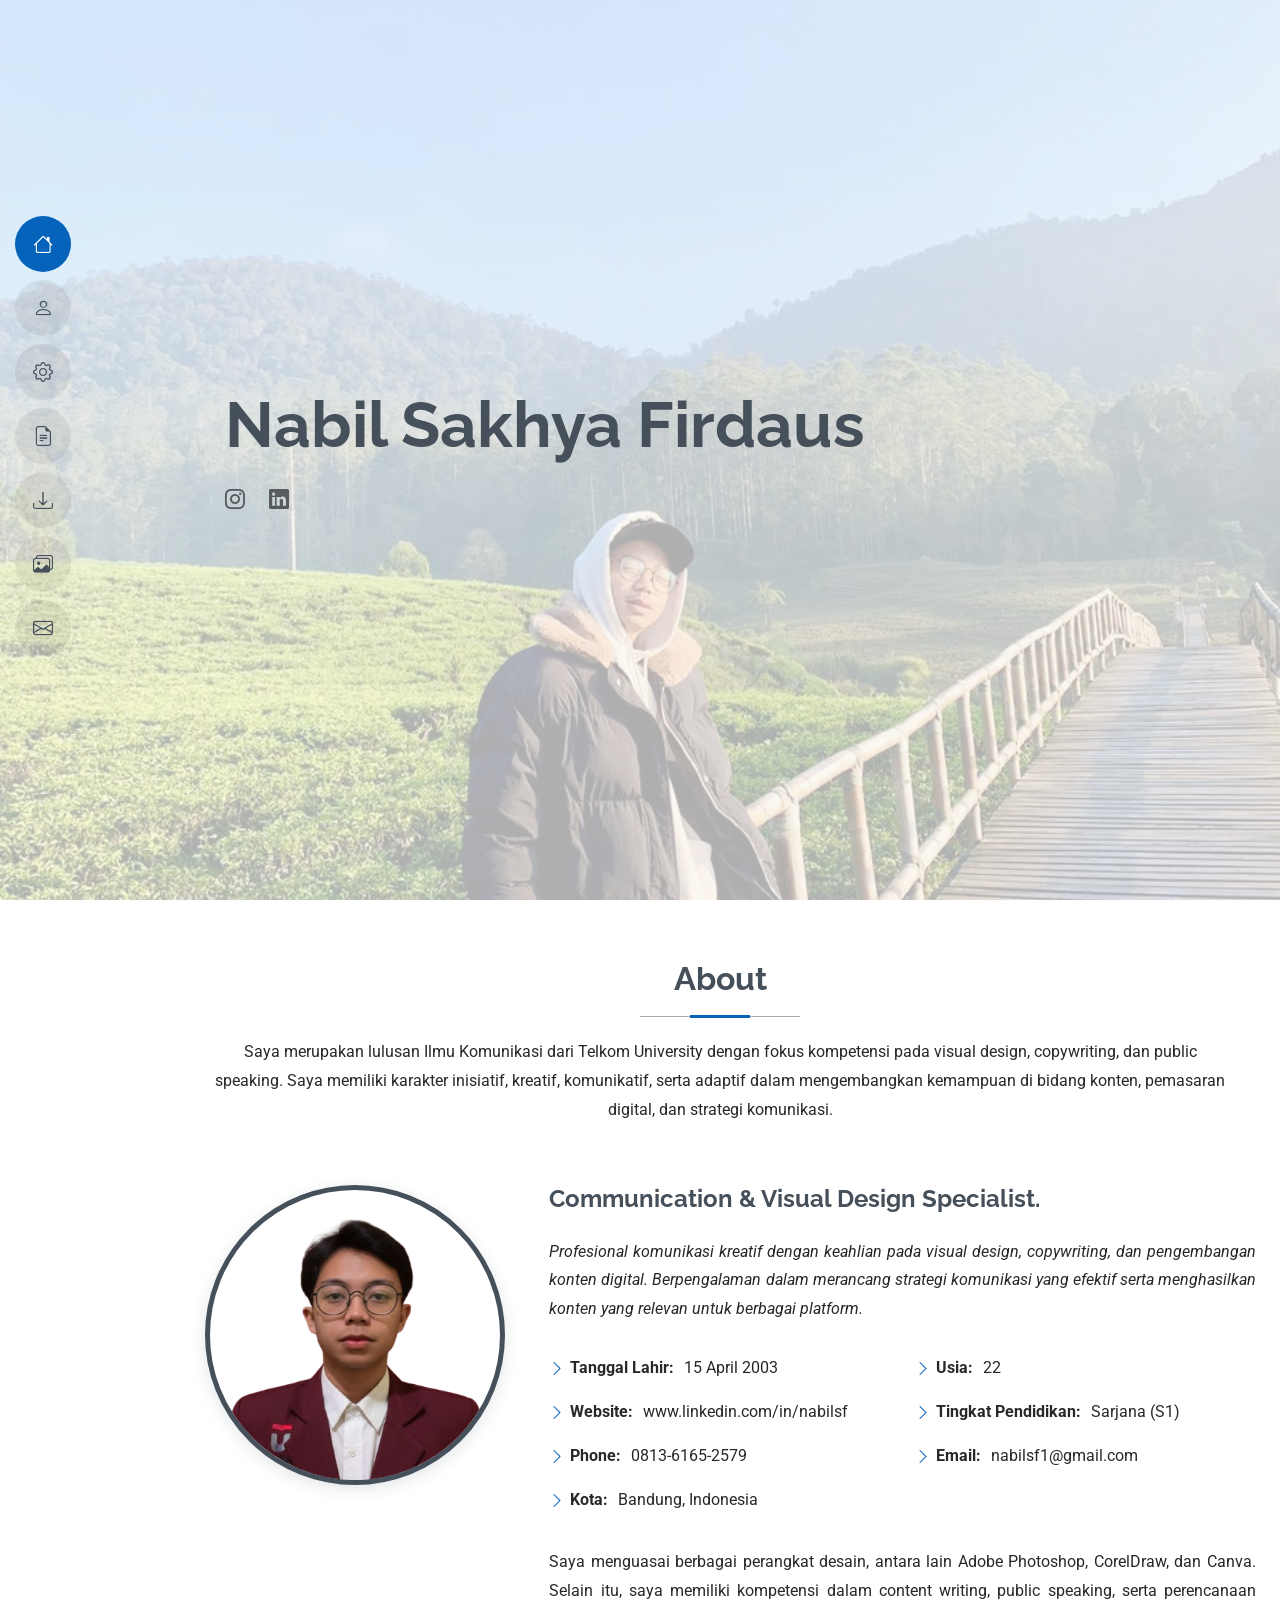
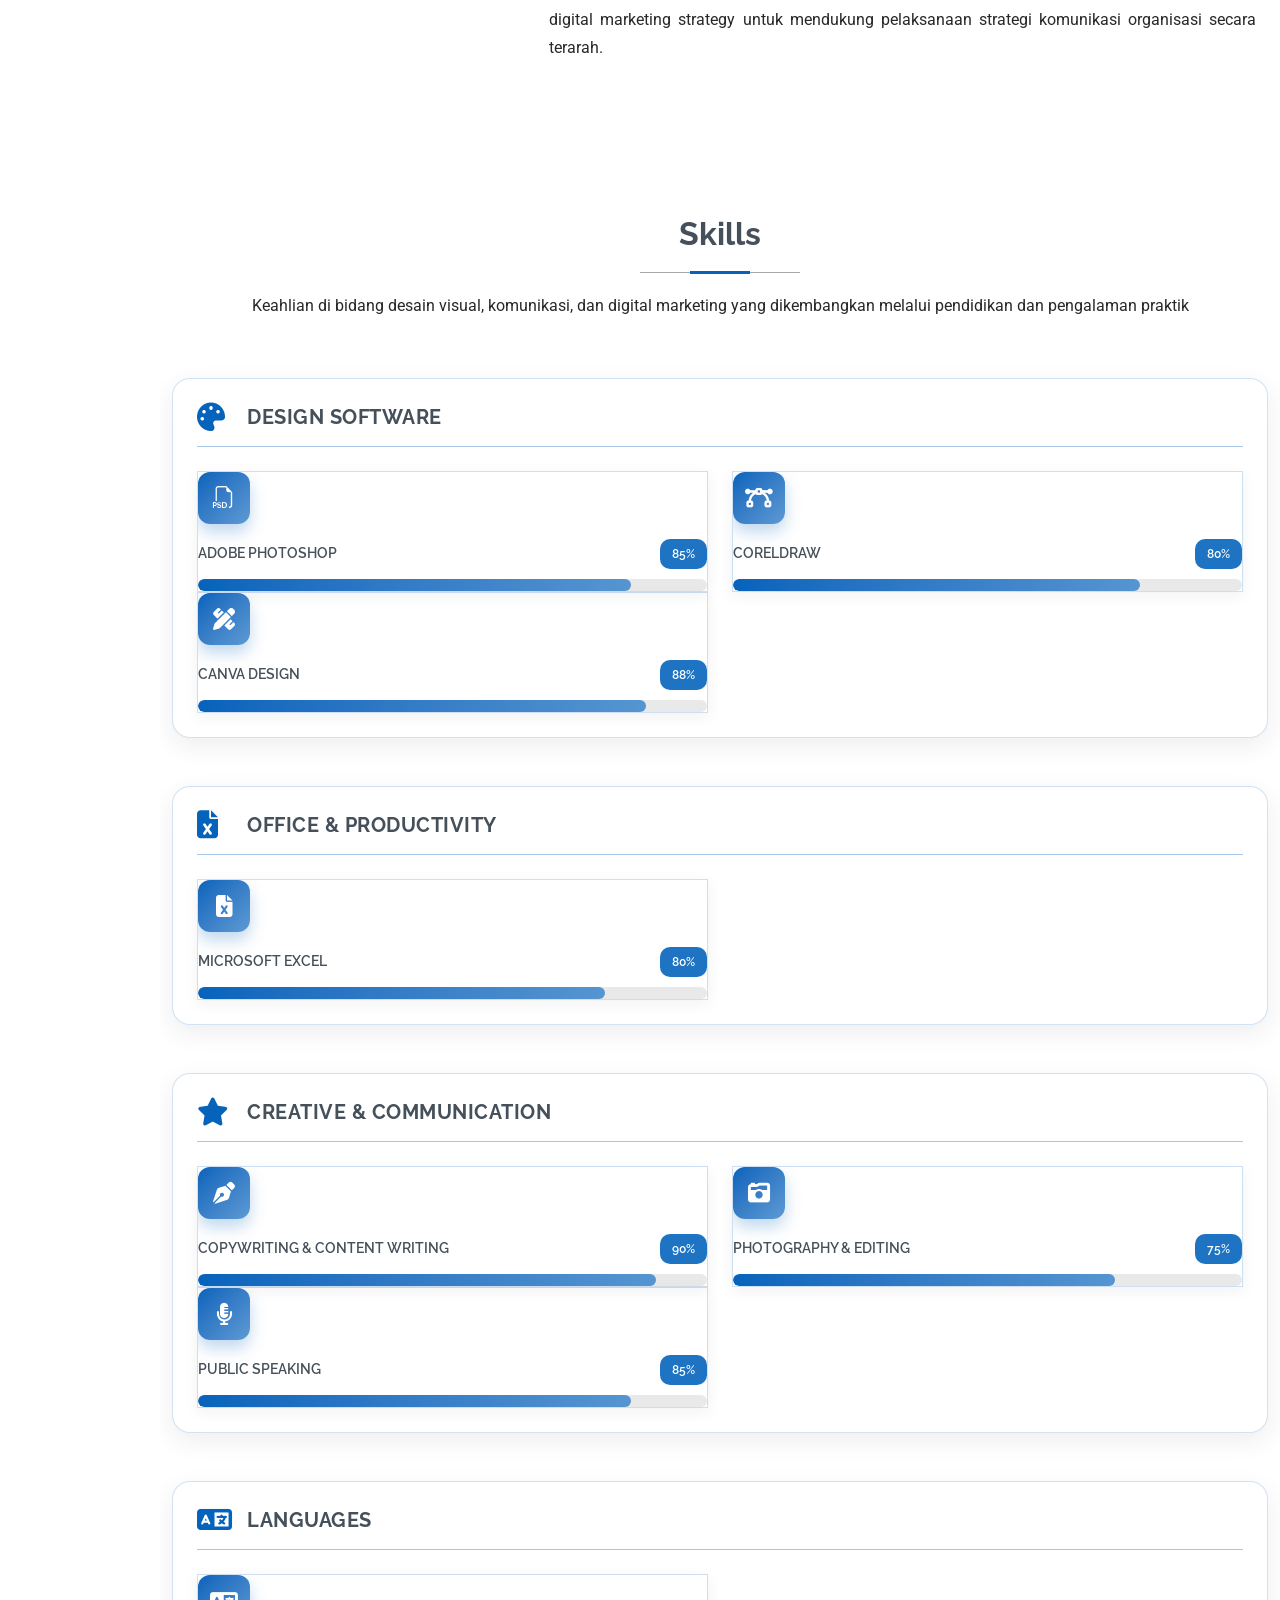
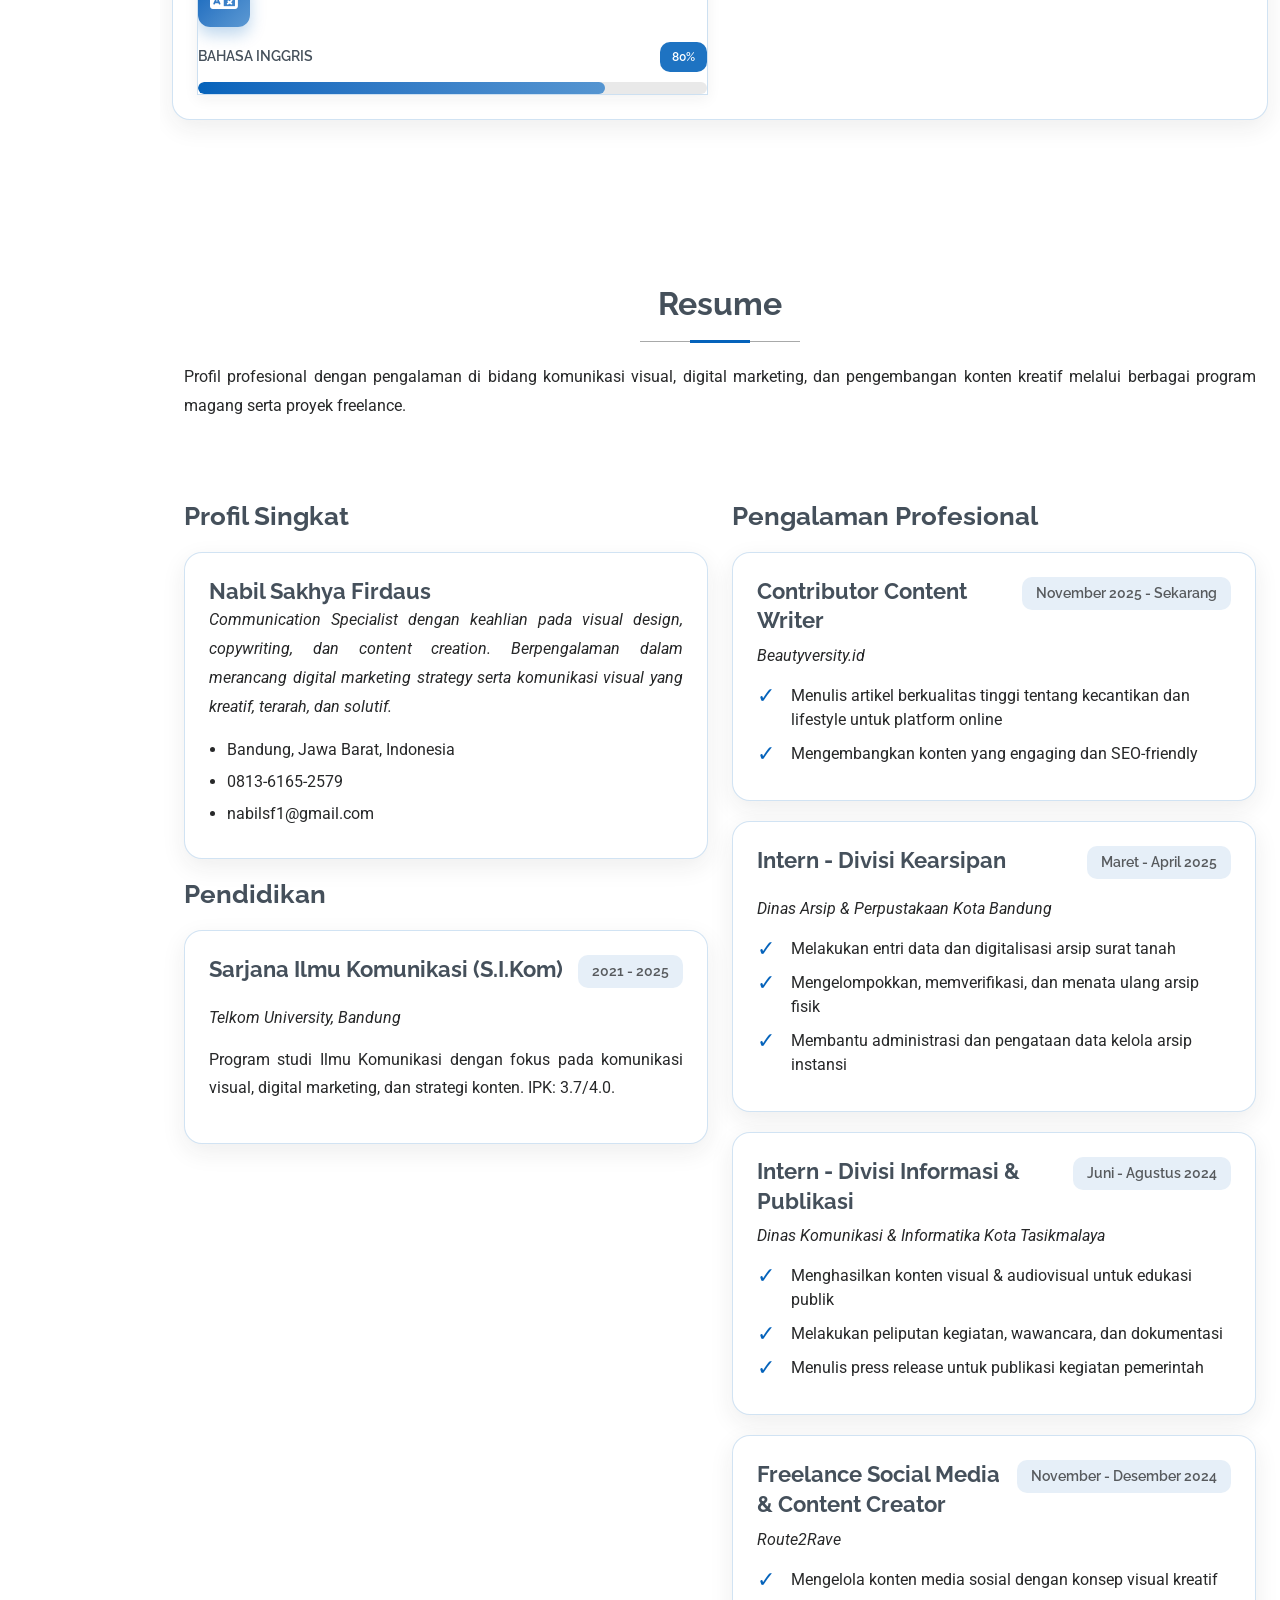
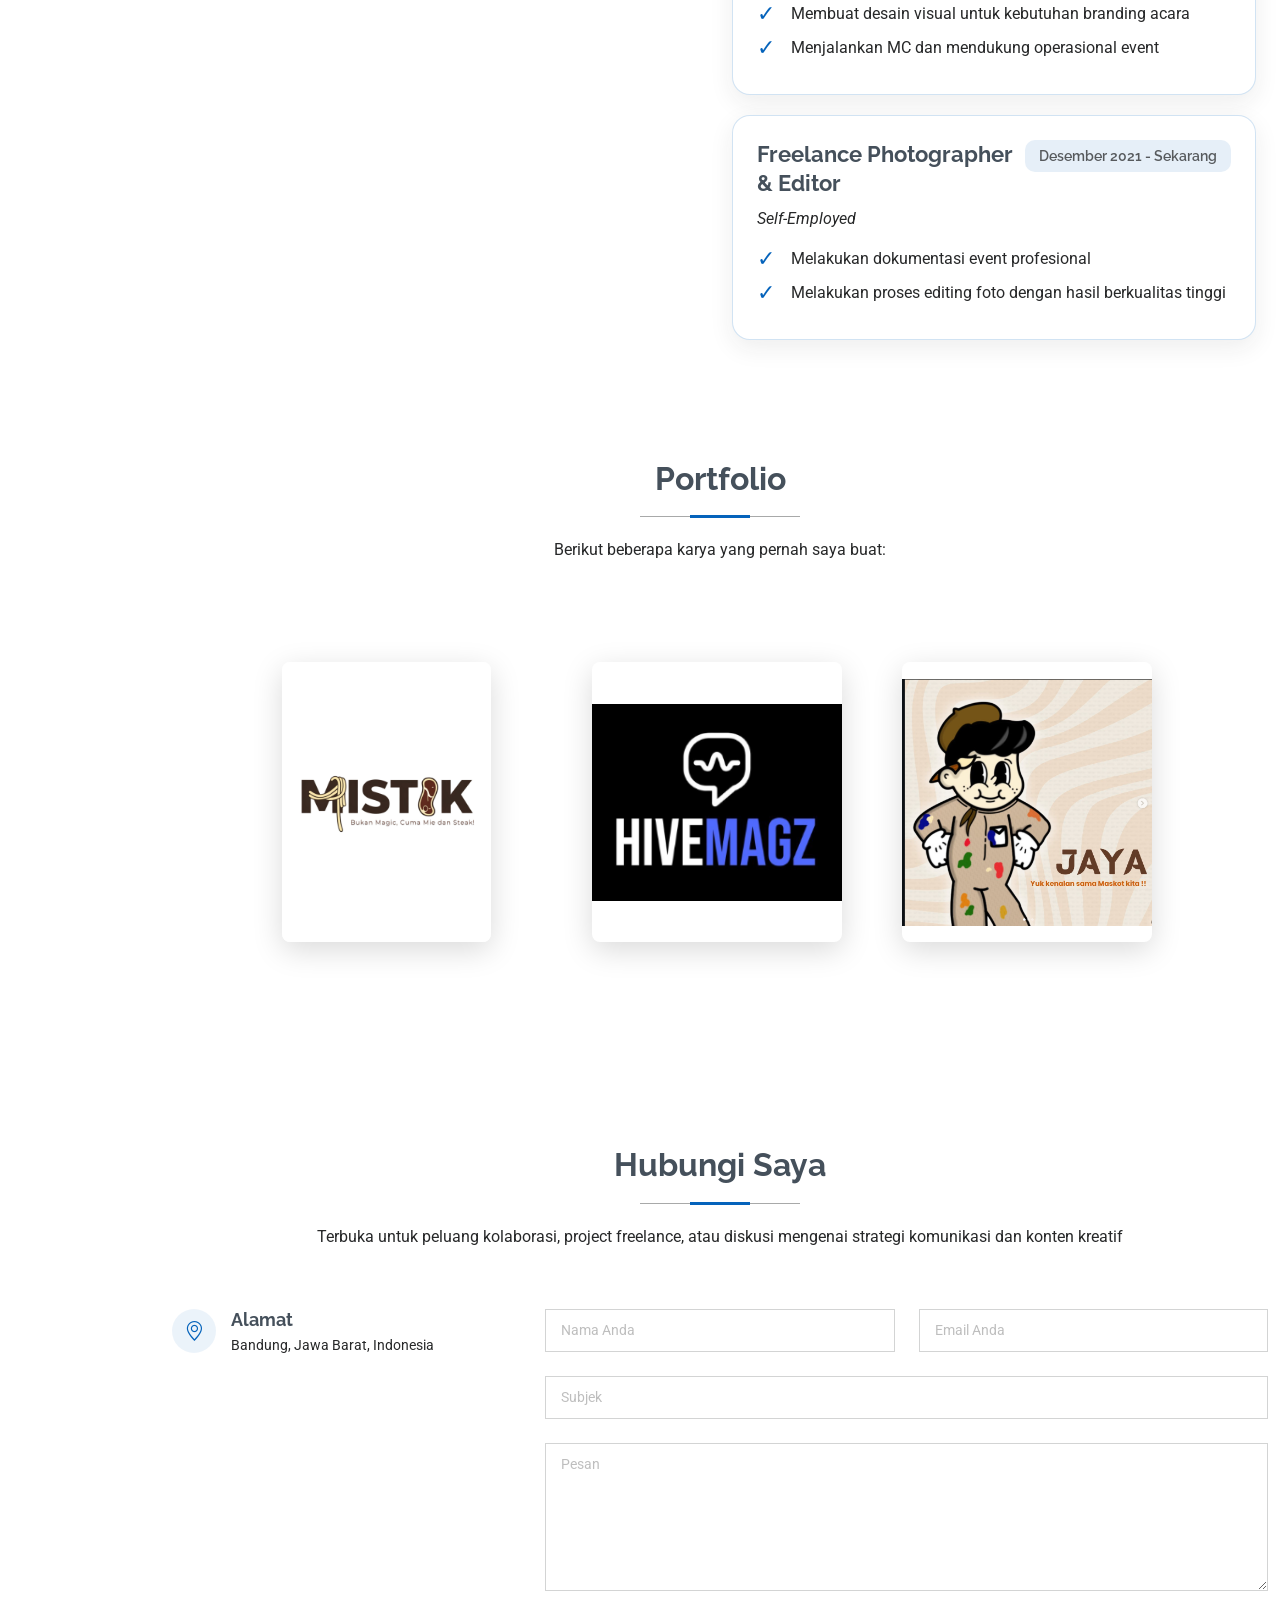
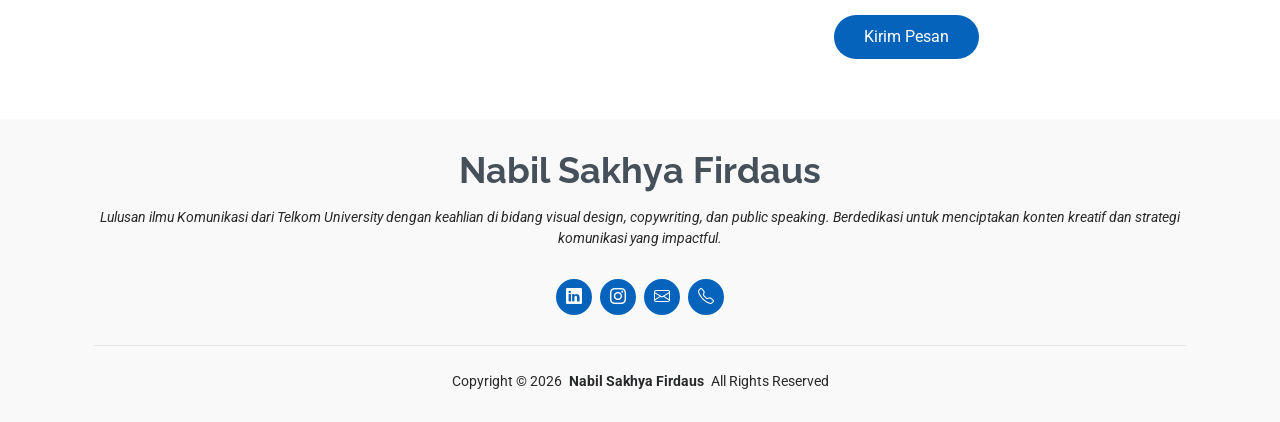
<file: index.html>
<!DOCTYPE html>
<html lang="en">

<head>
  <meta charset="utf-8">
  <meta content="width=device-width, initial-scale=1.0" name="viewport">
  <title>Portfolio</title>
  <meta content="" name="description">
  <meta content="" name="keywords">

  <!-- Favicons -->
  <link href="assets/img/favicon.png" rel="icon">
  <link href="assets/img/apple-touch-icon.png" rel="apple-touch-icon">

  <!-- Fonts -->
  <link href="https://fonts.googleapis.com" rel="preconnect">
  <link href="https://fonts.gstatic.com" rel="preconnect" crossorigin>
  <link href="https://fonts.googleapis.com/css2?family=Roboto:ital,wght@0,100;0,300;0,400;0,500;0,700;0,900;1,100;1,300;1,400;1,500;1,700;1,900&family=Poppins:ital,wght@0,100;0,200;0,300;0,400;0,500;0,600;0,700;0,800;0,900;1,100;1,200;1,300;1,400;1,500;1,600;1,700;1,800;1,900&family=Raleway:ital,wght@0,100;0,200;0,300;0,400;0,500;0,600;0,700;0,800;0,900;1,100;1,200;1,300;1,400;1,500;1,600;1,700;1,800;1,900&display=swap" rel="stylesheet">

  <!-- Vendor CSS Files -->
  <link href="assets/vendor/bootstrap/css/bootstrap.min.css" rel="stylesheet">
  <link href="assets/vendor/bootstrap-icons/bootstrap-icons.css" rel="stylesheet">
  <link href="https://cdnjs.cloudflare.com/ajax/libs/font-awesome/6.4.0/css/all.min.css" rel="stylesheet">
  <link href="assets/vendor/aos/aos.css" rel="stylesheet">
  <link href="assets/vendor/glightbox/css/glightbox.min.css" rel="stylesheet">
  <link href="assets/vendor/swiper/swiper-bundle.min.css" rel="stylesheet">

  <!-- Main CSS File -->
  <link href="assets/css/main.css" rel="stylesheet">

  <!-- =======================================================
  * Template Name: MyResume
  * Template URL: https://bootstrapmade.com/free-html-bootstrap-template-my-resume/
  * Updated: Jun 29 2024 with Bootstrap v5.3.3
  * Author: BootstrapMade.com
  * License: https://bootstrapmade.com/license/
  ======================================================== -->
</head>

<body class="index-page">

  <header id="header" class="header d-flex flex-column justify-content-center">

    <i class="header-toggle d-xl-none bi bi-list"></i>

    <nav id="navmenu" class="navmenu">
      <ul>
        <li><a href="#hero" class="active"><i class="bi bi-house navicon"></i><span>Home</span></a></li>
        <li><a href="#about"><i class="bi bi-person navicon"></i><span>About</span></a></li>
        <li><a href="#skills"><i class="bi bi-gear navicon"></i><span>Skills</span></a></li>
        <li><a href="#resume"><i class="bi bi-file-earmark-text navicon"></i><span>Resume</span></a></li>
        <li><a href="assets/img/cv-nabil.jpg" download="CV-Nabil-Sakhya-Firdaus.jpg"><i class="bi bi-download navicon"></i><span>Unduh CV</span></a></li>
        <li><a href="#portfolio"><i class="bi bi-images navicon"></i><span>Portfolio</span></a></li>
        <li><a href="#contact"><i class="bi bi-envelope navicon"></i><span>Contact</span></a></li>
      </ul>
    </nav>

  </header>

  <main class="main">

    <!-- Hero Section -->
    <section id="hero" class="hero section light-background">

       <img src="assets/img/nabil-hero.jpeg" alt="">

      <div class="container" data-aos="zoom-out">
        <div class="row justify-content-center">
          <div class="col-lg-9">
            <h2>Nabil Sakhya Firdaus</h2>
            <!-- <p>I'm <span class="typed" data-typed-items="Designer, Developer, Freelancer, Photographer">Designer</span><span class="typed-cursor typed-cursor--blink" aria-hidden="true"></span></p> -->
            <div class="social-links">
              <a href="https://www.instagram.com/nabilsfff/" target="_blank"><i class="bi bi-instagram"></i></a>
              <a href="https://www.linkedin.com/in/nabilsf-0b4213391/" target="_blank"><i class="bi bi-linkedin"></i></a>
            </div>
          </div>
        </div>
      </div>

    </section><!-- /Hero Section -->

    <!-- About Section -->
    <section id="about" class="about section">

      <!-- Section Title -->
      <div class="container section-title" data-aos="fade-up">
        <h2>About</h2>
        <p class="text-formal">Saya merupakan lulusan Ilmu Komunikasi dari Telkom University dengan fokus kompetensi pada visual design, copywriting, dan public speaking. Saya memiliki karakter inisiatif, kreatif, komunikatif, serta adaptif dalam mengembangkan kemampuan di bidang konten, pemasaran digital, dan strategi komunikasi.</p>
      </div><!-- End Section Title -->

      <div class="container" data-aos="fade-up" data-aos-delay="100">

        <div class="row gy-4 justify-content-center">
          <div class="col-lg-4">
            <img src="assets/img/foto-nabul-removebg-preview.png" class="img-fluid" alt="">
          </div>
          <div class="col-lg-8 content">
            <h2>Communication & Visual Design Specialist.</h2>
            <p class="fst-italic py-3 text-formal">
              Profesional komunikasi kreatif dengan keahlian pada visual design, copywriting, dan pengembangan konten digital. Berpengalaman dalam merancang strategi komunikasi yang efektif serta menghasilkan konten yang relevan untuk berbagai platform.
            </p>
            <div class="row">
              <div class="col-lg-6">
                <ul>
                  <li><i class="bi bi-chevron-right"></i> <strong>Tanggal Lahir:</strong> <span>15 April 2003</span></li>
                  <li><i class="bi bi-chevron-right"></i> <strong>Website:</strong> <span>www.linkedin.com/in/nabilsf</span></li>
                  <li><i class="bi bi-chevron-right"></i> <strong>Phone:</strong> <span>0813-6165-2579</span></li>
                  <li><i class="bi bi-chevron-right"></i> <strong>Kota:</strong> <span>Bandung, Indonesia</span></li>
                </ul>
              </div>
              <div class="col-lg-6">
                <ul>
                  <li><i class="bi bi-chevron-right"></i> <strong>Usia:</strong> <span>22</span></li>
                  <li><i class="bi bi-chevron-right"></i> <strong>Tingkat Pendidikan:</strong> <span>Sarjana (S1)</span></li>
                  <li><i class="bi bi-chevron-right"></i> <strong>Email:</strong> <span>nabilsf1@gmail.com</span></li>
                                  </ul>
              </div>
            </div>
            <p class="py-3 text-formal">
              Saya menguasai berbagai perangkat desain, antara lain Adobe Photoshop, CorelDraw, dan Canva. Selain itu, saya memiliki kompetensi dalam content writing, public speaking, serta perencanaan digital marketing strategy untuk mendukung pelaksanaan strategi komunikasi organisasi secara terarah.
            </p>
          </div>
        </div>

      </div>

    </section><!-- /About Section -->

    <!-- Skills Section -->
    <section id="skills" class="skills section">

      <!-- Section Title -->
      <div class="container section-title" data-aos="fade-up">
        <h2>Skills</h2>
        <p>Keahlian di bidang desain visual, komunikasi, dan digital marketing yang dikembangkan melalui pendidikan dan pengalaman praktik</p>
      </div><!-- End Section Title -->

      <div class="container skills-animation" data-aos="fade-up" data-aos-delay="100">

        <!-- Design Software Category -->
        <div class="skill-category mb-5">
          <div class="category-header mb-4">
            <i class="fas fa-palette"></i>
            <h3>Design Software</h3>
          </div>
          <div class="row">
            <div class="col-lg-6">
              <div class="progress skill-item">
                <div class="skill-logo">
                  <i class="bi bi-filetype-psd"></i>
                </div>
                <span class="skill"><span>Adobe Photoshop</span> <i class="val">85%</i></span>
                <div class="progress-bar-wrap">
                  <div class="progress-bar" role="progressbar" style="width: 85%;" aria-valuenow="85" aria-valuemin="0" aria-valuemax="100"></div>
                </div>
              </div><!-- End Skills Item -->
            </div>
            <div class="col-lg-6">
              <div class="progress skill-item">
                <div class="skill-logo">
                  <i class="fa-solid fa-bezier-curve"></i>
                </div>
                <span class="skill"><span>CorelDraw</span> <i class="val">80%</i></span>
                <div class="progress-bar-wrap">
                  <div class="progress-bar" role="progressbar" style="width: 80%;" aria-valuenow="80" aria-valuemin="0" aria-valuemax="100"></div>
                </div>
              </div><!-- End Skills Item -->
            </div>
          </div>
          <div class="row">
            <div class="col-lg-6">
              <div class="progress skill-item">
                <div class="skill-logo">
                  <i class="fa-solid fa-pen-ruler"></i>
                </div>
                <span class="skill"><span>Canva Design</span> <i class="val">88%</i></span>
                <div class="progress-bar-wrap">
                  <div class="progress-bar" role="progressbar" style="width: 88%;" aria-valuenow="88" aria-valuemin="0" aria-valuemax="100"></div>
                </div>
              </div><!-- End Skills Item -->
            </div>
          </div>
        </div>

        <!-- Office & Productivity Category -->
        <div class="skill-category mb-5">
          <div class="category-header mb-4">
            <i class="fas fa-file-excel"></i>
            <h3>Office & Productivity</h3>
          </div>
          <div class="row">
            <div class="col-lg-6">
              <div class="progress skill-item">
                <div class="skill-logo">
                  <i class="fa-solid fa-file-excel"></i>
                </div>
                <span class="skill"><span>Microsoft Excel</span> <i class="val">80%</i></span>
                <div class="progress-bar-wrap">
                  <div class="progress-bar" role="progressbar" style="width: 80%;" aria-valuenow="80" aria-valuemin="0" aria-valuemax="100"></div>
                </div>
              </div><!-- End Skills Item -->
            </div>
          </div>
        </div>

        <!-- Creative & Communication Category -->
        <div class="skill-category mb-5">
          <div class="category-header mb-4">
            <i class="fas fa-star"></i>
            <h3>Creative & Communication</h3>
          </div>
          <div class="row">
            <div class="col-lg-6">
              <div class="progress skill-item">
                <div class="skill-logo">
                  <i class="fa-solid fa-pen-nib"></i>
                </div>
                <span class="skill"><span>Copywriting &amp; Content Writing</span> <i class="val">90%</i></span>
                <div class="progress-bar-wrap">
                  <div class="progress-bar" role="progressbar" style="width: 90%;" aria-valuenow="90" aria-valuemin="0" aria-valuemax="100"></div>
                </div>
              </div><!-- End Skills Item -->
            </div>
            <div class="col-lg-6">
              <div class="progress skill-item">
                <div class="skill-logo">
                  <i class="fa-solid fa-camera-retro"></i>
                </div>
                <span class="skill"><span>Photography &amp; Editing</span> <i class="val">75%</i></span>
                <div class="progress-bar-wrap">
                  <div class="progress-bar" role="progressbar" style="width: 75%;" aria-valuenow="75" aria-valuemin="0" aria-valuemax="100"></div>
                </div>
              </div><!-- End Skills Item -->
            </div>
          </div>
          <div class="row">
            <div class="col-lg-6">
              <div class="progress skill-item">
                <div class="skill-logo">
                  <i class="fa-solid fa-microphone-lines"></i>
                </div>
                <span class="skill"><span>Public Speaking</span> <i class="val">85%</i></span>
                <div class="progress-bar-wrap">
                  <div class="progress-bar" role="progressbar" style="width: 85%;" aria-valuenow="85" aria-valuemin="0" aria-valuemax="100"></div>
                </div>
              </div><!-- End Skills Item -->
            </div>
          </div>
        </div>

        <!-- Languages Category -->
        <div class="skill-category">
          <div class="category-header mb-4">
            <i class="fas fa-language"></i>
            <h3>Languages</h3>
          </div>
          <div class="row">
            <div class="col-lg-6">
              <div class="progress skill-item">
                <div class="skill-logo">
                  <i class="fa-solid fa-language"></i>
                </div>
                <span class="skill"><span>Bahasa Inggris</span> <i class="val">80%</i></span>
                <div class="progress-bar-wrap">
                  <div class="progress-bar" role="progressbar" style="width: 80%;" aria-valuenow="80" aria-valuemin="0" aria-valuemax="100"></div>
                </div>
              </div><!-- End Skills Item -->
            </div>
          </div>
        </div>

      </div>

    </section><!-- /Skills Section -->

    <!-- Resume Section -->
    <section id="resume" class="resume section">

      <!-- Section Title -->
      <div class="container section-title" data-aos="fade-up">
        <h2>Resume</h2>
        <p class="text-formal">Profil profesional dengan pengalaman di bidang komunikasi visual, digital marketing, dan pengembangan konten kreatif melalui berbagai program magang serta proyek freelance.</p>
      </div><!-- End Section Title -->

      <div class="container">

        <div class="row">

          <div class="col-lg-6" data-aos="fade-up" data-aos-delay="100">
            <h3 class="resume-title">Profil Singkat</h3>

            <div class="resume-item">
              <h4>Nabil Sakhya Firdaus</h4>
              <p class="text-formal"><em>Communication Specialist dengan keahlian pada visual design, copywriting, dan content creation. Berpengalaman dalam merancang digital marketing strategy serta komunikasi visual yang kreatif, terarah, dan solutif.</em></p>
              <ul>
                <li>Bandung, Jawa Barat, Indonesia</li>
                <li>0813-6165-2579</li>
                <li>nabilsf1@gmail.com</li>
              </ul>
            </div><!-- Edn Resume Item -->

            <h3 class="resume-title">Pendidikan</h3>
            <div class="resume-item">
              <div class="resume-card-head">
                <h4>Sarjana Ilmu Komunikasi (S.I.Kom)</h4>
                <h5>2021 - 2025</h5>
              </div>
              <p><em>Telkom University, Bandung</em></p>
              <p class="text-formal">Program studi Ilmu Komunikasi dengan fokus pada komunikasi visual, digital marketing, dan strategi konten. IPK: 3.7/4.0.</p>
            </div><!-- Edn Resume Item -->

          </div>

          <div class="col-lg-6 experience-list" data-aos="fade-up" data-aos-delay="200">
            <h3 class="resume-title">Pengalaman Profesional</h3>
            
            <div class="resume-item">
              <div class="resume-card-head">
                <h4>Contributor Content Writer</h4>
                <h5>November 2025 - Sekarang</h5>
              </div>
              <p><em>Beautyversity.id</em></p>
              <ul>
                <li>Menulis artikel berkualitas tinggi tentang kecantikan dan lifestyle untuk platform online</li>
                <li>Mengembangkan konten yang engaging dan SEO-friendly</li>
              </ul>
            </div><!-- Edn Resume Item -->

            <div class="resume-item">
              <div class="resume-card-head">
                <h4>Intern - Divisi Kearsipan</h4>
                <h5>Maret - April 2025</h5>
              </div>
              <p><em>Dinas Arsip &amp; Perpustakaan Kota Bandung</em></p>
              <ul>
                <li>Melakukan entri data dan digitalisasi arsip surat tanah</li>
                <li>Mengelompokkan, memverifikasi, dan menata ulang arsip fisik</li>
                <li>Membantu administrasi dan pengataan data kelola arsip instansi</li>
              </ul>
            </div><!-- Edn Resume Item -->

            <div class="resume-item">
              <div class="resume-card-head">
                <h4>Intern - Divisi Informasi &amp; Publikasi</h4>
                <h5>Juni - Agustus 2024</h5>
              </div>
              <p><em>Dinas Komunikasi &amp; Informatika Kota Tasikmalaya</em></p>
              <ul>
                <li>Menghasilkan konten visual &amp; audiovisual untuk edukasi publik</li>
                <li>Melakukan peliputan kegiatan, wawancara, dan dokumentasi</li>
                <li>Menulis press release untuk publikasi kegiatan pemerintah</li>
              </ul>
            </div><!-- Edn Resume Item -->

            <div class="resume-item">
              <div class="resume-card-head">
                <h4>Freelance Social Media &amp; Content Creator</h4>
                <h5>November - Desember 2024</h5>
              </div>
              <p><em>Route2Rave</em></p>
              <ul>
                <li>Mengelola konten media sosial dengan konsep visual kreatif</li>
                <li>Membuat desain visual untuk kebutuhan branding acara</li>
                <li>Menjalankan MC dan mendukung operasional event</li>
              </ul>
            </div><!-- Edn Resume Item -->

            <div class="resume-item">
              <div class="resume-card-head">
                <h4>Freelance Photographer &amp; Editor</h4>
                <h5>Desember 2021 - Sekarang</h5>
              </div>
              <p><em>Self-Employed</em></p>
              <ul>
                <li>Melakukan dokumentasi event profesional</li>
                <li>Melakukan proses editing foto dengan hasil berkualitas tinggi</li>
              </ul>
            </div><!-- Edn Resume Item -->

          </div>

        </div>

      </div>

    </section><!-- /Resume Section -->

    <!-- Portfolio Section -->
    <section id="portfolio" class="portfolio section">

      <!-- Section Title -->
      <div class="container section-title" data-aos="fade-up">
        <h2>Portfolio</h2>
        <p>Berikut beberapa karya yang pernah saya buat:</p>
      </div><!-- End Section Title -->

      <div class="container" data-aos="fade-up" data-aos-delay="100">
        
        <!-- Hero Portfolio Cards -->
        <div class="portfolio-hero-section" id="portfolioHeroSection">
          <div class="row portfolio-hero-cards">
            
            <!-- MISTIK Card -->
            <div class="col-lg-3 col-md-6 mb-4">
              <img src="assets/img/portfolio/MISTIK LOGO.jpg" alt="MISTIK Logo" class="img-fluid" onclick="showPortfolioProject('mistik')" style="cursor: pointer;">
            </div>

            <!-- HIVE Card -->
            <div class="col-lg-3 col-md-6 mb-4">
              <img src="assets/img/portfolio/logo hive.png" alt="Hive Logo" class="img-fluid" onclick="showPortfolioProject('hive')" style="cursor: pointer;">
            </div>

            <!-- SENJAYA Card -->
            <div class="col-lg-3 col-md-6 mb-4">
              <img src="assets/img/portfolio/JAYA.png" alt="Senjaya Logo" class="img-fluid" onclick="showPortfolioProject('senjaya')" style="cursor: pointer;">
            </div>

          </div>
        </div>

        <!-- Portfolio Project Details -->
        <div class="portfolio-detail-section" id="portfolioDetailSection" style="display: none;">
          
          <!-- Back Button -->
          <div class="portfolio-back-button mb-4">
            <button onclick="backToHero()" class="btn btn-outline-secondary">
              <i class="bi bi-arrow-left"></i> Kembali
            </button>
          </div>

          <!-- MISTIK Project -->
          <div id="mistik-project" class="portfolio-project-detail" style="display: none;">
            <div class="project-title-section" data-aos="fade-up">
              <h2>MISTIK</h2>
            </div>
            
            <div class="project-hero-image" data-aos="fade-up">
              <img src="assets/img/portfolio/MISTIK LOGO.jpg" alt="MISTIK" class="img-fluid">
            </div>

            <div class="project-items-grid">
              <div class="row gy-4" data-aos="fade-up" data-aos-delay="100">
                <div class="col-md-6 col-lg-4">
                  <div class="portfolio-item">
                    <img src="assets/img/portfolio/MISTIK LOGO.jpg" class="img-fluid" alt="Mistik">
                    <div class="portfolio-info">
                      <h4>Mistik</h4>
                      <p>Instagram profile</p>
                      <a href="assets/img/portfolio/MISTIK LOGO.jpg" title="Mistik" data-gallery="portfolio-gallery-mistik" class="glightbox preview-link"><i class="bi bi-zoom-in"></i></a>
                      <a href="https://www.instagram.com/mistikkk77?igsh=MTIwdTJzbHJ0enFqcw==" title="View on Instagram" class="details-link" target="_blank" rel="noopener noreferrer"><i class="bi bi-link-45deg"></i></a>
                    </div>
                  </div>
                </div>
              </div>
            </div>
          </div>

          <!-- HIVE Project -->
          <div id="hive-project" class="portfolio-project-detail" style="display: none;">
            <div class="project-title-section" data-aos="fade-up">
              <h2>HIVE</h2>
            </div>
            
            <div class="project-hero-image" data-aos="fade-up">
              <img src="assets/img/portfolio/logo hive.png" alt="HIVE" class="img-fluid">
            </div>

            <div class="project-items-grid">
              <div class="row gy-4" data-aos="fade-up" data-aos-delay="100">
                <div class="col-md-6 col-lg-4">
                  <div class="portfolio-item">
                    <img src="assets/img/portfolio/logo hive.png" class="img-fluid" alt="Hive 1">
                    <div class="portfolio-info">
                      <h4>Hive - Project 1</h4>
                      <p>Social media design</p>
                      <a href="assets/img/portfolio/logo hive.png" title="Hive 1" data-gallery="portfolio-gallery-hive" class="glightbox preview-link"><i class="bi bi-zoom-in"></i></a>
                      <a href="https://www.instagram.com/p/DTK62rJE0Wa/?igsh=MWhsYThhZXhyZGp1cw==" title="View on Instagram" class="details-link" target="_blank" rel="noopener noreferrer"><i class="bi bi-link-45deg"></i></a>
                    </div>
                  </div>
                </div>

                <div class="col-md-6 col-lg-4">
                  <div class="portfolio-item">
                    <img src="assets/img/portfolio/logo hive.png" class="img-fluid" alt="Hive 2">
                    <div class="portfolio-info">
                      <h4>Hive - Project 2</h4>
                      <p>Social media design</p>
                      <a href="assets/img/portfolio/logo hive.png" title="Hive 2" data-gallery="portfolio-gallery-hive" class="glightbox preview-link"><i class="bi bi-zoom-in"></i></a>
                      <a href="https://www.instagram.com/p/DTIVzBykzZm/?igsh=dG13ajBnaGh2ZDE1" title="View on Instagram" class="details-link" target="_blank" rel="noopener noreferrer"><i class="bi bi-link-45deg"></i></a>
                    </div>
                  </div>
                </div>

                <div class="col-md-6 col-lg-4">
                  <div class="portfolio-item">
                    <img src="assets/img/portfolio/logo hive.png" class="img-fluid" alt="Hive 3">
                    <div class="portfolio-info">
                      <h4>Hive - Project 3</h4>
                      <p>Social media design</p>
                      <a href="assets/img/portfolio/logo hive.png" title="Hive 3" data-gallery="portfolio-gallery-hive" class="glightbox preview-link"><i class="bi bi-zoom-in"></i></a>
                      <a href="https://www.instagram.com/p/DTImOFVkwti/?igsh=MTJycnczdDU5OWFsaw==" title="View on Instagram" class="details-link" target="_blank" rel="noopener noreferrer"><i class="bi bi-link-45deg"></i></a>
                    </div>
                  </div>
                </div>

                <div class="col-md-6 col-lg-4">
                  <div class="portfolio-item">
                    <img src="assets/img/portfolio/logo hive.png" class="img-fluid" alt="Hive 4">
                    <div class="portfolio-info">
                      <h4>Hive - Project 4</h4>
                      <p>Social media design</p>
                      <a href="assets/img/portfolio/logo hive.png" title="Hive 4" data-gallery="portfolio-gallery-hive" class="glightbox preview-link"><i class="bi bi-zoom-in"></i></a>
                      <a href="https://www.instagram.com/p/DTCqS-gk-ZA/?igsh=MTd2dHN5dHBveWltaA==" title="View on Instagram" class="details-link" target="_blank" rel="noopener noreferrer"><i class="bi bi-link-45deg"></i></a>
                    </div>
                  </div>
                </div>

                <div class="col-md-6 col-lg-4">
                  <div class="portfolio-item">
                    <img src="assets/img/portfolio/logo hive.png" class="img-fluid" alt="Hive 5">
                    <div class="portfolio-info">
                      <h4>Hive - Project 5</h4>
                      <p>Social media design</p>
                      <a href="assets/img/portfolio/logo hive.png" title="Hive 5" data-gallery="portfolio-gallery-hive" class="glightbox preview-link"><i class="bi bi-zoom-in"></i></a>
                      <a href="https://www.instagram.com/p/DS4K4BlkxQs/?igsh=MXVpbGZjcGd5bnQxdQ==" title="View on Instagram" class="details-link" target="_blank" rel="noopener noreferrer"><i class="bi bi-link-45deg"></i></a>
                    </div>
                  </div>
                </div>

                <div class="col-md-6 col-lg-4">
                  <div class="portfolio-item">
                    <img src="assets/img/portfolio/logo hive.png" class="img-fluid" alt="Hive 6">
                    <div class="portfolio-info">
                      <h4>Hive - Project 6</h4>
                      <p>Social media design</p>
                      <a href="assets/img/portfolio/logo hive.png" title="Hive 6" data-gallery="portfolio-gallery-hive" class="glightbox preview-link"><i class="bi bi-zoom-in"></i></a>
                      <a href="https://www.instagram.com/p/DSwj6HnE27t/?igsh=MTc0ejF0ZmttMzloeQ==" title="View on Instagram" class="details-link" target="_blank" rel="noopener noreferrer"><i class="bi bi-link-45deg"></i></a>
                    </div>
                  </div>
                </div>
              </div>
            </div>
          </div>

          <!-- SENJAYA Project -->
          <div id="senjaya-project" class="portfolio-project-detail" style="display: none;">
            <div class="project-title-section" data-aos="fade-up">
              <h2>SENJAYA</h2>
            </div>
            
            <div class="project-hero-image" data-aos="fade-up">
              <img src="assets/img/portfolio/JAYA.png" alt="SENJAYA" class="img-fluid">
            </div>

            <div class="project-items-grid">
              <div class="row gy-4" data-aos="fade-up" data-aos-delay="100">
                <div class="col-md-6 col-lg-4">
                  <div class="portfolio-item">
                    <img src="assets/img/portfolio/JAYA.png" class="img-fluid" alt="SENJAYA">
                    <div class="portfolio-info">
                      <h4>SENJAYA - Mascot</h4>
                      <p>Pembuatan maskot untuk branding</p>
                      <a href="assets/img/portfolio/JAYA.png" title="SENJAYA" data-gallery="portfolio-gallery-senjaya" class="glightbox preview-link"><i class="bi bi-zoom-in"></i></a>
                      <a href="https://www.instagram.com/p/C7a0LbvpX0a/?igsh=MWJoYzZsZHhhbjBqNQ==" title="View on Instagram" class="details-link" target="_blank" rel="noopener noreferrer"><i class="bi bi-link-45deg"></i></a>
                    </div>
                  </div>
                </div>
              </div>
            </div>
          </div>

        </div>

      </div>

    </section><!-- /Portfolio Section -->

    <!-- Contact Section -->
    <section id="contact" class="contact section">

      <!-- Section Title -->
      <div class="container section-title" data-aos="fade-up">
        <h2>Hubungi Saya</h2>
        <p>Terbuka untuk peluang kolaborasi, project freelance, atau diskusi mengenai strategi komunikasi dan konten kreatif</p>
      </div><!-- End Section Title -->

      <div class="container" data-aos="fade" data-aos-delay="100">

        <div class="row gy-4">

          <div class="col-lg-4">
            <div class="info-item d-flex" data-aos="fade-up" data-aos-delay="200">
              <i class="bi bi-geo-alt flex-shrink-0"></i>
              <div>
                <h3>Alamat</h3>
                <p>Bandung, Jawa Barat, Indonesia</p>
              </div>
            </div><!-- End Info Item -->

            <div class="info-item d-flex" data-aos="fade-up" data-aos-delay="300">
              <i class="bi bi-telephone flex-shrink-0"></i>
              <div>
                <h3>Telepon</h3>
                <p> +62 813-6165-2579</p>
              </div>
            </div><!-- End Info Item -->

            <div class="info-item d-flex" data-aos="fade-up" data-aos-delay="400">
              <i class="bi bi-envelope flex-shrink-0"></i>
              <div>
                <h3>Email</h3>
                <p>nabilsf1@gmail.com</p>
              </div>
            </div><!-- End Info Item -->

          </div>

          <div class="col-lg-8">
            <form action="forms/contact.php" method="post" class="php-email-form" data-aos="fade-up" data-aos-delay="200">
              <div class="row gy-4">

                <div class="col-md-6">
                  <input type="text" name="name" class="form-control" placeholder="Nama Anda" required="">
                </div>

                <div class="col-md-6 ">
                  <input type="email" class="form-control" name="email" placeholder="Email Anda" required="">
                </div>

                <div class="col-md-12">
                  <input type="text" class="form-control" name="subject" placeholder="Subjek" required="">
                </div>

                <div class="col-md-12">
                  <textarea class="form-control" name="message" rows="6" placeholder="Pesan" required=""></textarea>
                </div>

                <div class="col-md-12 text-center">
                  <div class="loading">Loading</div>
                  <div class="error-message"></div>
                  <div class="sent-message">Pesan Anda telah dikirim. Terima kasih!</div>

                  <button type="submit">Kirim Pesan</button>
                </div>

              </div>
            </form>
          </div><!-- End Contact Form -->

        </div>

      </div>

    </section><!-- /Contact Section -->

  </main>

  <footer id="footer" class="footer position-relative light-background">
    <div class="container">
      <h3 class="sitename">Nabil Sakhya Firdaus</h3>
      <p>Lulusan ilmu Komunikasi dari Telkom University dengan keahlian di bidang visual design, copywriting, dan public speaking. Berdedikasi untuk menciptakan konten kreatif dan strategi komunikasi yang impactful.</p>
      <div class="social-links d-flex justify-content-center">
        <a href="https://www.linkedin.com/in/nabilsf-0b4213391" target="_blank" title="LinkedIn"><i class="bi bi-linkedin"></i></a>
        <a href="https://www.instagram.com/Nabilsfff" target="_blank" title="Instagram"><i class="bi bi-instagram"></i></a>
        <a href="mailto:nabilsf1@gmail.com" title="Email"><i class="bi bi-envelope"></i></a>
        <a href="tel:+6281361652579" title="Phone"><i class="bi bi-telephone"></i></a>
      </div>
      <div class="container">
        <div class="copyright">
          <span>Copyright © 2026</span> <strong class="px-1 sitename">Nabil Sakhya Firdaus</strong> <span>All Rights Reserved</span>
        </div>
        
      </div>
    </div>
  </footer>

  <!-- Scroll Top -->
  <a href="#" id="scroll-top" class="scroll-top d-flex align-items-center justify-content-center"><i class="bi bi-arrow-up-short"></i></a>

  <!-- Preloader -->
  <div id="preloader"></div>

  <!-- Vendor JS Files -->
  <script src="assets/vendor/bootstrap/js/bootstrap.bundle.min.js"></script>
  <script src="assets/vendor/php-email-form/validate.js"></script>
  <script src="assets/vendor/aos/aos.js"></script>
  <script src="assets/vendor/typed.js/typed.umd.js"></script>
  <script src="assets/vendor/purecounter/purecounter_vanilla.js"></script>
  <script src="assets/vendor/waypoints/noframework.waypoints.js"></script>
  <script src="assets/vendor/glightbox/js/glightbox.min.js"></script>
  <script src="assets/vendor/imagesloaded/imagesloaded.pkgd.min.js"></script>
  <script src="assets/vendor/isotope-layout/isotope.pkgd.min.js"></script>
  <script src="assets/vendor/swiper/swiper-bundle.min.js"></script>

  <!-- Main JS File -->
  <script src="assets/js/main.js"></script>

</body>

</html>
</file>
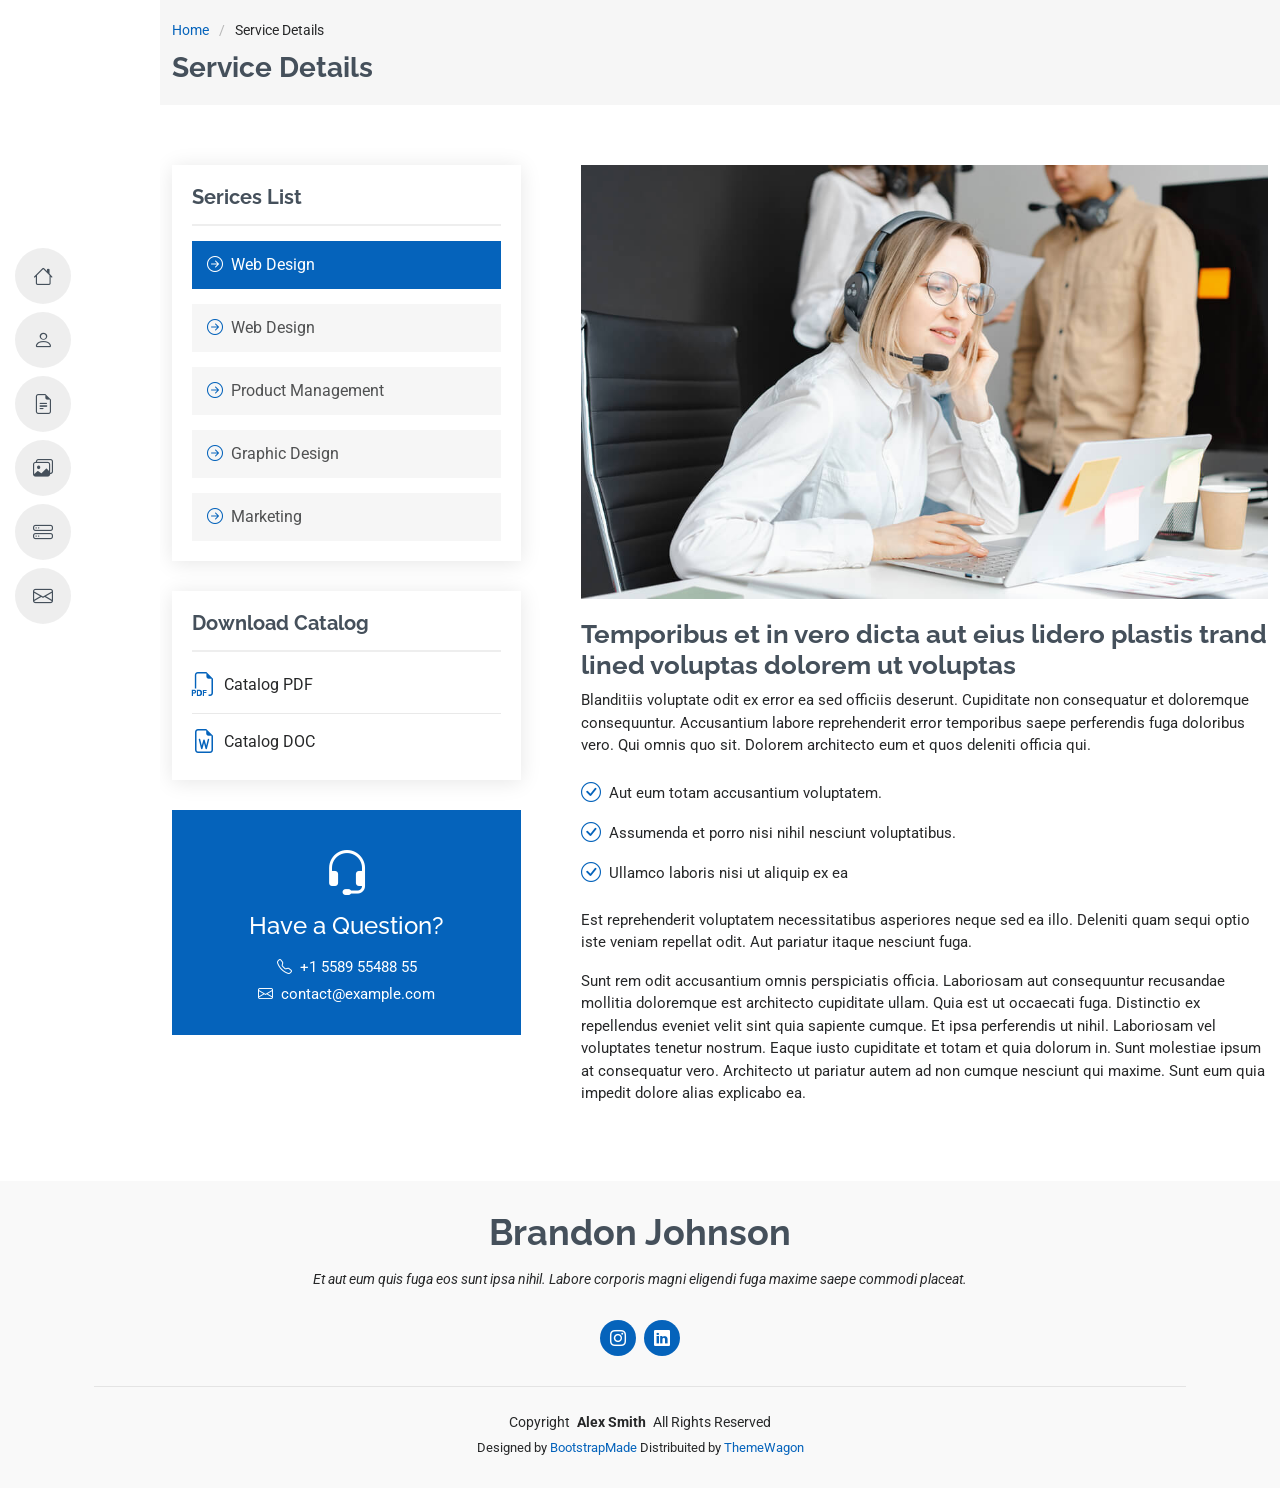
<file: service-details.html>
<!DOCTYPE html>
<html lang="en">

<head>
  <meta charset="utf-8">
  <meta content="width=device-width, initial-scale=1.0" name="viewport">
  <title>Service Details - MyResume Bootstrap Template</title>
  <meta content="" name="description">
  <meta content="" name="keywords">

  <!-- Favicons -->
  <link href="assets/img/favicon.png" rel="icon">
  <link href="assets/img/apple-touch-icon.png" rel="apple-touch-icon">

  <!-- Fonts -->
  <link href="https://fonts.googleapis.com" rel="preconnect">
  <link href="https://fonts.gstatic.com" rel="preconnect" crossorigin>
  <link href="https://fonts.googleapis.com/css2?family=Roboto:ital,wght@0,100;0,300;0,400;0,500;0,700;0,900;1,100;1,300;1,400;1,500;1,700;1,900&family=Poppins:ital,wght@0,100;0,200;0,300;0,400;0,500;0,600;0,700;0,800;0,900;1,100;1,200;1,300;1,400;1,500;1,600;1,700;1,800;1,900&family=Raleway:ital,wght@0,100;0,200;0,300;0,400;0,500;0,600;0,700;0,800;0,900;1,100;1,200;1,300;1,400;1,500;1,600;1,700;1,800;1,900&display=swap" rel="stylesheet">

  <!-- Vendor CSS Files -->
  <link href="assets/vendor/bootstrap/css/bootstrap.min.css" rel="stylesheet">
  <link href="assets/vendor/bootstrap-icons/bootstrap-icons.css" rel="stylesheet">
  <link href="assets/vendor/aos/aos.css" rel="stylesheet">
  <link href="assets/vendor/glightbox/css/glightbox.min.css" rel="stylesheet">
  <link href="assets/vendor/swiper/swiper-bundle.min.css" rel="stylesheet">

  <!-- Main CSS File -->
  <link href="assets/css/main.css" rel="stylesheet">

  <!-- =======================================================
  * Template Name: MyResume
  * Template URL: https://bootstrapmade.com/free-html-bootstrap-template-my-resume/
  * Updated: Jun 29 2024 with Bootstrap v5.3.3
  * Author: BootstrapMade.com
  * License: https://bootstrapmade.com/license/
  ======================================================== -->
</head>

<body class="service-details-page">

  <header id="header" class="header d-flex flex-column justify-content-center">

    <i class="header-toggle d-xl-none bi bi-list"></i>

    <nav id="navmenu" class="navmenu">
      <ul>
        <li><a href="#hero"><i class="bi bi-house navicon"></i><span>Home</span></a></li>
        <li><a href="#about"><i class="bi bi-person navicon"></i><span>About</span></a></li>
        <li><a href="#resume"><i class="bi bi-file-earmark-text navicon"></i><span>Resume</span></a></li>
        <li><a href="#portfolio"><i class="bi bi-images navicon"></i><span>Portfolio</span></a></li>
        <li><a href="#services"><i class="bi bi-hdd-stack navicon"></i><span>Services</span></a></li>
        <li><a href="#contact"><i class="bi bi-envelope navicon"></i><span>Contact</span></a></li>
      </ul>
    </nav>

  </header>

  <main class="main">

    <!-- Page Title -->
    <div class="page-title" data-aos="fade">
      <div class="container">
        <nav class="breadcrumbs">
          <ol>
            <li><a href="index.html">Home</a></li>
            <li class="current">Service Details</li>
          </ol>
        </nav>
        <h1>Service Details</h1>
      </div>
    </div><!-- End Page Title -->

    <!-- Service Details Section -->
    <section id="service-details" class="service-details section">

      <div class="container">

        <div class="row gy-5">

          <div class="col-lg-4" data-aos="fade-up" data-aos-delay="100">

            <div class="service-box">
              <h4>Serices List</h4>
              <div class="services-list">
                <a href="#" class="active"><i class="bi bi-arrow-right-circle"></i><span>Web Design</span></a>
                <a href="#"><i class="bi bi-arrow-right-circle"></i><span>Web Design</span></a>
                <a href="#"><i class="bi bi-arrow-right-circle"></i><span>Product Management</span></a>
                <a href="#"><i class="bi bi-arrow-right-circle"></i><span>Graphic Design</span></a>
                <a href="#"><i class="bi bi-arrow-right-circle"></i><span>Marketing</span></a>
              </div>
            </div><!-- End Services List -->

            <div class="service-box">
              <h4>Download Catalog</h4>
              <div class="download-catalog">
                <a href="#"><i class="bi bi-filetype-pdf"></i><span>Catalog PDF</span></a>
                <a href="#"><i class="bi bi-file-earmark-word"></i><span>Catalog DOC</span></a>
              </div>
            </div><!-- End Services List -->

            <div class="help-box d-flex flex-column justify-content-center align-items-center">
              <i class="bi bi-headset help-icon"></i>
              <h4>Have a Question?</h4>
              <p class="d-flex align-items-center mt-2 mb-0"><i class="bi bi-telephone me-2"></i> <span>+1 5589 55488 55</span></p>
              <p class="d-flex align-items-center mt-1 mb-0"><i class="bi bi-envelope me-2"></i> <a href="mailto:contact@example.com">contact@example.com</a></p>
            </div>

          </div>

          <div class="col-lg-8 ps-lg-5" data-aos="fade-up" data-aos-delay="200">
            <img src="assets/img/services.jpg" alt="" class="img-fluid services-img">
            <h3>Temporibus et in vero dicta aut eius lidero plastis trand lined voluptas dolorem ut voluptas</h3>
            <p>
              Blanditiis voluptate odit ex error ea sed officiis deserunt. Cupiditate non consequatur et doloremque consequuntur. Accusantium labore reprehenderit error temporibus saepe perferendis fuga doloribus vero. Qui omnis quo sit. Dolorem architecto eum et quos deleniti officia qui.
            </p>
            <ul>
              <li><i class="bi bi-check-circle"></i> <span>Aut eum totam accusantium voluptatem.</span></li>
              <li><i class="bi bi-check-circle"></i> <span>Assumenda et porro nisi nihil nesciunt voluptatibus.</span></li>
              <li><i class="bi bi-check-circle"></i> <span>Ullamco laboris nisi ut aliquip ex ea</span></li>
            </ul>
            <p>
              Est reprehenderit voluptatem necessitatibus asperiores neque sed ea illo. Deleniti quam sequi optio iste veniam repellat odit. Aut pariatur itaque nesciunt fuga.
            </p>
            <p>
              Sunt rem odit accusantium omnis perspiciatis officia. Laboriosam aut consequuntur recusandae mollitia doloremque est architecto cupiditate ullam. Quia est ut occaecati fuga. Distinctio ex repellendus eveniet velit sint quia sapiente cumque. Et ipsa perferendis ut nihil. Laboriosam vel voluptates tenetur nostrum. Eaque iusto cupiditate et totam et quia dolorum in. Sunt molestiae ipsum at consequatur vero. Architecto ut pariatur autem ad non cumque nesciunt qui maxime. Sunt eum quia impedit dolore alias explicabo ea.
            </p>
          </div>

        </div>

      </div>

    </section><!-- /Service Details Section -->

  </main>

  <footer id="footer" class="footer position-relative light-background">
    <div class="container">
      <h3 class="sitename">Brandon Johnson</h3>
      <p>Et aut eum quis fuga eos sunt ipsa nihil. Labore corporis magni eligendi fuga maxime saepe commodi placeat.</p>
      <div class="social-links d-flex justify-content-center">
        <a href="https://www.instagram.com/nabilsfff/" target="_blank"><i class="bi bi-instagram"></i></a>
        <a href="https://www.linkedin.com/in/nabilsf-0b4213391/" target="_blank"><i class="bi bi-linkedin"></i></a>
      </div>
      <div class="container">
        <div class="copyright">
          <span>Copyright</span> <strong class="px-1 sitename">Alex Smith</strong> <span>All Rights Reserved</span>
        </div>
        <div class="credits">
          <!-- All the links in the footer should remain intact. -->
          <!-- You can delete the links only if you've purchased the pro version. -->
          <!-- Licensing information: https://bootstrapmade.com/license/ -->
          <!-- Purchase the pro version with working PHP/AJAX contact form: [buy-url] -->
          Designed by <a href="https://bootstrapmade.com/">BootstrapMade</a> Distribuited by <a href="https://themewagon.com">ThemeWagon</a>
        </div>
      </div>
    </div>
  </footer>

  <!-- Scroll Top -->
  <a href="#" id="scroll-top" class="scroll-top d-flex align-items-center justify-content-center"><i class="bi bi-arrow-up-short"></i></a>

  <!-- Preloader -->
  <div id="preloader"></div>

  <!-- Vendor JS Files -->
  <script src="assets/vendor/bootstrap/js/bootstrap.bundle.min.js"></script>
  <script src="assets/vendor/php-email-form/validate.js"></script>
  <script src="assets/vendor/aos/aos.js"></script>
  <script src="assets/vendor/typed.js/typed.umd.js"></script>
  <script src="assets/vendor/purecounter/purecounter_vanilla.js"></script>
  <script src="assets/vendor/waypoints/noframework.waypoints.js"></script>
  <script src="assets/vendor/glightbox/js/glightbox.min.js"></script>
  <script src="assets/vendor/imagesloaded/imagesloaded.pkgd.min.js"></script>
  <script src="assets/vendor/isotope-layout/isotope.pkgd.min.js"></script>
  <script src="assets/vendor/swiper/swiper-bundle.min.js"></script>

  <!-- Main JS File -->
  <script src="assets/js/main.js"></script>

</body>

</html>
</file>
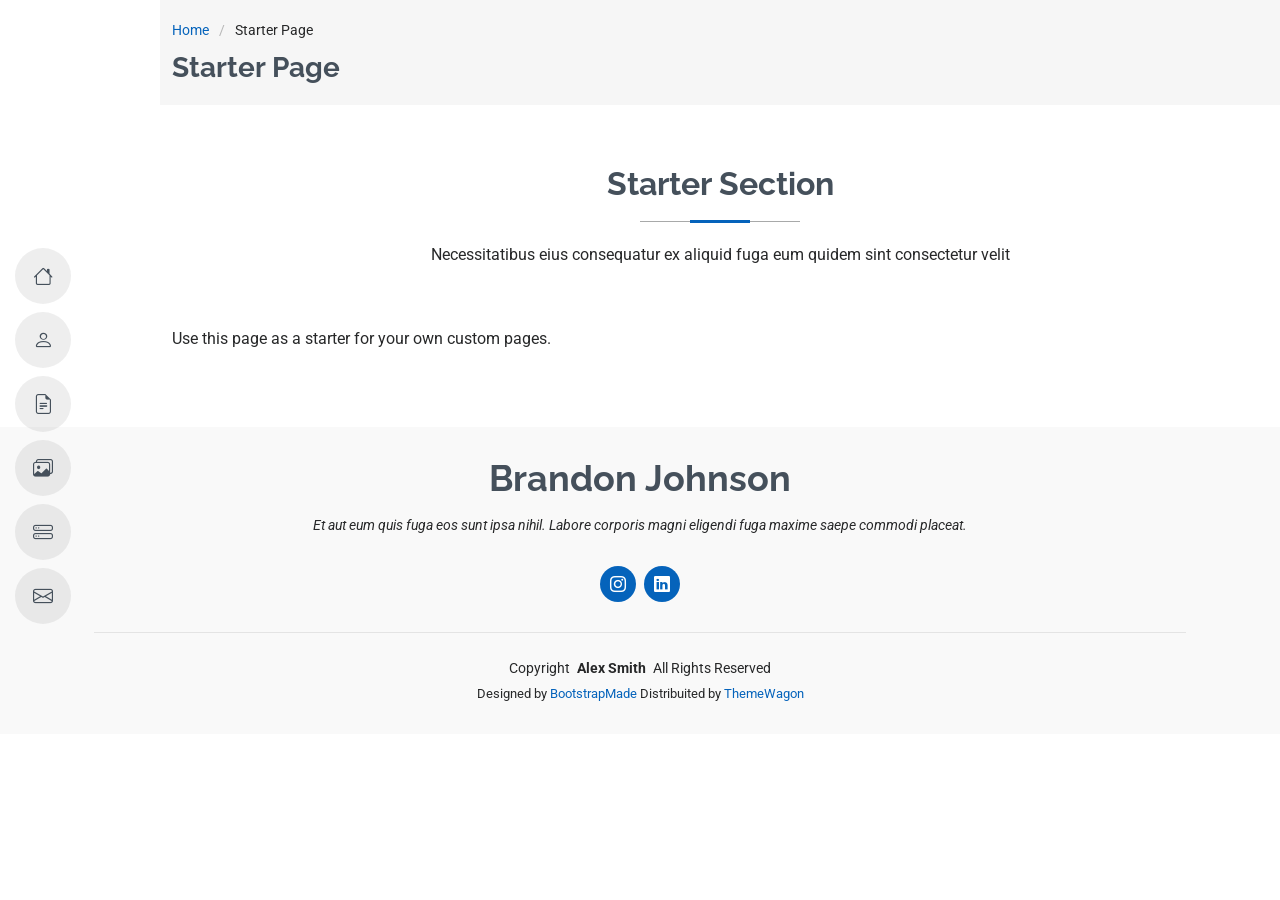
<file: starter-page.html>
<!DOCTYPE html>
<html lang="en">

<head>
  <meta charset="utf-8">
  <meta content="width=device-width, initial-scale=1.0" name="viewport">
  <title>Starter Page - MyResume Bootstrap Template</title>
  <meta content="" name="description">
  <meta content="" name="keywords">

  <!-- Favicons -->
  <link href="assets/img/favicon.png" rel="icon">
  <link href="assets/img/apple-touch-icon.png" rel="apple-touch-icon">

  <!-- Fonts -->
  <link href="https://fonts.googleapis.com" rel="preconnect">
  <link href="https://fonts.gstatic.com" rel="preconnect" crossorigin>
  <link href="https://fonts.googleapis.com/css2?family=Roboto:ital,wght@0,100;0,300;0,400;0,500;0,700;0,900;1,100;1,300;1,400;1,500;1,700;1,900&family=Poppins:ital,wght@0,100;0,200;0,300;0,400;0,500;0,600;0,700;0,800;0,900;1,100;1,200;1,300;1,400;1,500;1,600;1,700;1,800;1,900&family=Raleway:ital,wght@0,100;0,200;0,300;0,400;0,500;0,600;0,700;0,800;0,900;1,100;1,200;1,300;1,400;1,500;1,600;1,700;1,800;1,900&display=swap" rel="stylesheet">

  <!-- Vendor CSS Files -->
  <link href="assets/vendor/bootstrap/css/bootstrap.min.css" rel="stylesheet">
  <link href="assets/vendor/bootstrap-icons/bootstrap-icons.css" rel="stylesheet">
  <link href="assets/vendor/aos/aos.css" rel="stylesheet">
  <link href="assets/vendor/glightbox/css/glightbox.min.css" rel="stylesheet">
  <link href="assets/vendor/swiper/swiper-bundle.min.css" rel="stylesheet">

  <!-- Main CSS File -->
  <link href="assets/css/main.css" rel="stylesheet">

  <!-- =======================================================
  * Template Name: MyResume
  * Template URL: https://bootstrapmade.com/free-html-bootstrap-template-my-resume/
  * Updated: Jun 29 2024 with Bootstrap v5.3.3
  * Author: BootstrapMade.com
  * License: https://bootstrapmade.com/license/
  ======================================================== -->
</head>

<body class="starter-page-page">

  <header id="header" class="header d-flex flex-column justify-content-center">

    <i class="header-toggle d-xl-none bi bi-list"></i>

    <nav id="navmenu" class="navmenu">
      <ul>
        <li><a href="#hero"><i class="bi bi-house navicon"></i><span>Home</span></a></li>
        <li><a href="#about"><i class="bi bi-person navicon"></i><span>About</span></a></li>
        <li><a href="#resume"><i class="bi bi-file-earmark-text navicon"></i><span>Resume</span></a></li>
        <li><a href="#portfolio"><i class="bi bi-images navicon"></i><span>Portfolio</span></a></li>
        <li><a href="#services"><i class="bi bi-hdd-stack navicon"></i><span>Services</span></a></li>
        <li><a href="#contact"><i class="bi bi-envelope navicon"></i><span>Contact</span></a></li>
      </ul>
    </nav>

  </header>

  <main class="main">

    <!-- Page Title -->
    <div class="page-title" data-aos="fade">
      <div class="container">
        <nav class="breadcrumbs">
          <ol>
            <li><a href="index.html">Home</a></li>
            <li class="current">Starter Page</li>
          </ol>
        </nav>
        <h1>Starter Page</h1>
      </div>
    </div><!-- End Page Title -->

    <!-- Starter Section Section -->
    <section id="starter-section" class="starter-section section">

      <!-- Section Title -->
      <div class="container section-title" data-aos="fade-up">
        <h2>Starter Section</h2>
        <p>Necessitatibus eius consequatur ex aliquid fuga eum quidem sint consectetur velit</p>
      </div><!-- End Section Title -->

      <div class="container" data-aos="fade-up">
        <p>Use this page as a starter for your own custom pages.</p>
      </div>

    </section><!-- /Starter Section Section -->

  </main>

  <footer id="footer" class="footer position-relative light-background">
    <div class="container">
      <h3 class="sitename">Brandon Johnson</h3>
      <p>Et aut eum quis fuga eos sunt ipsa nihil. Labore corporis magni eligendi fuga maxime saepe commodi placeat.</p>
      <div class="social-links d-flex justify-content-center">
        <a href="https://www.instagram.com/nabilsfff/" target="_blank"><i class="bi bi-instagram"></i></a>
        <a href="https://www.linkedin.com/in/nabilsf-0b4213391/" target="_blank"><i class="bi bi-linkedin"></i></a>
      </div>
      <div class="container">
        <div class="copyright">
          <span>Copyright</span> <strong class="px-1 sitename">Alex Smith</strong> <span>All Rights Reserved</span>
        </div>
        <div class="credits">
          <!-- All the links in the footer should remain intact. -->
          <!-- You can delete the links only if you've purchased the pro version. -->
          <!-- Licensing information: https://bootstrapmade.com/license/ -->
          <!-- Purchase the pro version with working PHP/AJAX contact form: [buy-url] -->
          Designed by <a href="https://bootstrapmade.com/">BootstrapMade</a> Distribuited by <a href="https://themewagon.com">ThemeWagon</a>
        </div>
      </div>
    </div>
  </footer>

  <!-- Scroll Top -->
  <a href="#" id="scroll-top" class="scroll-top d-flex align-items-center justify-content-center"><i class="bi bi-arrow-up-short"></i></a>

  <!-- Preloader -->
  <div id="preloader"></div>

  <!-- Vendor JS Files -->
  <script src="assets/vendor/bootstrap/js/bootstrap.bundle.min.js"></script>
  <script src="assets/vendor/php-email-form/validate.js"></script>
  <script src="assets/vendor/aos/aos.js"></script>
  <script src="assets/vendor/typed.js/typed.umd.js"></script>
  <script src="assets/vendor/purecounter/purecounter_vanilla.js"></script>
  <script src="assets/vendor/waypoints/noframework.waypoints.js"></script>
  <script src="assets/vendor/glightbox/js/glightbox.min.js"></script>
  <script src="assets/vendor/imagesloaded/imagesloaded.pkgd.min.js"></script>
  <script src="assets/vendor/isotope-layout/isotope.pkgd.min.js"></script>
  <script src="assets/vendor/swiper/swiper-bundle.min.js"></script>

  <!-- Main JS File -->
  <script src="assets/js/main.js"></script>

</body>

</html>
</file>
<file: assets/css/main.css>
/**
* Template Name: MyResume
* Template URL: https://bootstrapmade.com/free-html-bootstrap-template-my-resume/
* Updated: Jun 29 2024 with Bootstrap v5.3.3
* Author: BootstrapMade.com
* License: https://bootstrapmade.com/license/
*/

/*--------------------------------------------------------------
# Font & Color Variables
# Help: https://bootstrapmade.com/color-system/
--------------------------------------------------------------*/
/* Fonts */
:root {
  --default-font: "Roboto",  system-ui, -apple-system, "Segoe UI", Roboto, "Helvetica Neue", Arial, "Noto Sans", "Liberation Sans", sans-serif, "Apple Color Emoji", "Segoe UI Emoji", "Segoe UI Symbol", "Noto Color Emoji";
  --heading-font: "Raleway",  sans-serif;
  --nav-font: "Poppins",  sans-serif;
}

/* Global Colors - The following color variables are used throughout the website. Updating them here will change the color scheme of the entire website */
:root { 
  --background-color: #ffffff; /* Background color for the entire website, including individual sections */
  --default-color: #272829; /* Default color used for the majority of the text content across the entire website */
  --heading-color: #45505b; /* Color for headings, subheadings and title throughout the website */
  --accent-color: #0563bb; /* Accent color that represents your brand on the website. It's used for buttons, links, and other elements that need to stand out */
  --accent-color-rgb: 5, 99, 187; /* RGB form of accent color for rgba(...) usage */
  --surface-color: #ffffff; /* The surface color is used as a background of boxed elements within sections, such as cards, icon boxes, or other elements that require a visual separation from the global background. */
  --contrast-color: #ffffff; /* Contrast color for text, ensuring readability against backgrounds of accent, heading, or default colors. */
}

/* Nav Menu Colors - The following color variables are used specifically for the navigation menu. They are separate from the global colors to allow for more customization options */
:root {
  --nav-color: #45505b;  /* The default color of the main navmenu links */
  --nav-hover-color: #0563bb; /* Applied to main navmenu links when they are hovered over or active */
  --nav-mobile-background-color: #ffffff; /* Used as the background color for mobile navigation menu */
  --nav-dropdown-background-color: #ffffff; /* Used as the background color for dropdown items that appear when hovering over primary navigation items */
  --nav-dropdown-color: #212529; /* Used for navigation links of the dropdown items in the navigation menu. */
  --nav-dropdown-hover-color: #0563bb; /* Similar to --nav-hover-color, this color is applied to dropdown navigation links when they are hovered over. */
}

/* Color Presets - These classes override global colors when applied to any section or element, providing reuse of the sam color scheme. */

.light-background {
  --background-color: #f9f9f9;
  --surface-color: #ffffff;
}

.dark-background {
  --background-color: #060606;
  --default-color: #ffffff;
  --heading-color: #ffffff;
  --surface-color: #252525;
  --contrast-color: #ffffff;
}

/* Smooth scroll */
:root {
  scroll-behavior: smooth;
}

/*--------------------------------------------------------------
# General Styling & Shared Classes
--------------------------------------------------------------*/
body {
  color: var(--default-color);
  background-color: var(--background-color);
  font-family: var(--default-font);
}

a {
  color: var(--accent-color);
  text-decoration: none;
  transition: 0.3s;
}

a:hover {
  color: color-mix(in srgb, var(--accent-color), transparent 25%);
  text-decoration: none;
}

h1,
h2,
h3,
h4,
h5,
h6 {
  color: var(--heading-color);
  font-family: var(--heading-font);
}

/* PHP Email Form Messages
------------------------------*/
.php-email-form .error-message {
  display: none;
  background: #df1529;
  color: #ffffff;
  text-align: left;
  padding: 15px;
  margin-bottom: 24px;
  font-weight: 600;
}

.php-email-form .sent-message {
  display: none;
  color: #ffffff;
  background: #059652;
  text-align: center;
  padding: 15px;
  margin-bottom: 24px;
  font-weight: 600;
}

.php-email-form .loading {
  display: none;
  background: var(--surface-color);
  text-align: center;
  padding: 15px;
  margin-bottom: 24px;
}

.php-email-form .loading:before {
  content: "";
  display: inline-block;
  border-radius: 50%;
  width: 24px;
  height: 24px;
  margin: 0 10px -6px 0;
  border: 3px solid var(--accent-color);
  border-top-color: var(--surface-color);
  animation: php-email-form-loading 1s linear infinite;
}

@keyframes php-email-form-loading {
  0% {
    transform: rotate(0deg);
  }

  100% {
    transform: rotate(360deg);
  }
}

/*--------------------------------------------------------------
# Global Header
--------------------------------------------------------------*/
.header {
  color: var(--default-color);
  position: fixed;
  top: 0;
  left: 0;
  bottom: 0;
  padding: 0 15px;
  transition: all ease-in-out 0.3s;
  overflow-y: auto;
  z-index: 997;
  min-width: 200px;
}

@media (max-width: 1199px) {
  .header {
    background-color: var(--background-color);
    border-right: 1px solid color-mix(in srgb, var(--default-color), transparent 90%);
    width: 300px;
    left: -100%;
  }
}

@media (min-width: 1200px) and (max-width: 1600px) {
  .header~main {
    margin-left: 160px;
  }

  .header~main .hero {
    margin-left: -160px;
    width: 100vw;
  }
}

.header.header-show {
  left: 0;
}

.header .header-toggle {
  color: var(--contrast-color);
  background-color: var(--accent-color);
  font-size: 22px;
  display: flex;
  align-items: center;
  justify-content: center;
  width: 40px;
  height: 40px;
  border-radius: 50%;
  cursor: pointer;
  position: fixed;
  top: 15px;
  right: 15px;
  z-index: 9999;
  transition: background-color 0.3s;
}

.header .header-toggle:hover {
  color: var(--contrast-color);
  background-color: color-mix(in srgb, var(--accent-color) 90%, white 15%);
}

/*--------------------------------------------------------------
# Navigation Menu
--------------------------------------------------------------*/
.navmenu {
  padding: 0;
  z-index: 9997;
}

.navmenu ul {
  list-style: none;
  padding: 0 0 20px 0;
  margin: 0;
  width: 140px;
}

.navmenu a,
.navmenu a:focus {
  color: var(--nav-color);
  font-family: var(--nav-font);
  display: flex;
  align-items: center;
  padding: 10px 18px;
  margin-bottom: 8px;
  font-size: 15px;
  border-radius: 50px;
  background: color-mix(in srgb, var(--default-color), transparent 92%);
  height: 56px;
  width: 100%;
  overflow: hidden;
  transition: 0.3s;
}

.navmenu a i,
.navmenu a:focus i {
  font-size: 20px;
}

.navmenu a span,
.navmenu a:focus span {
  padding: 0 5px 0 7px;
}

@media (min-width: 992px) {

  .navmenu a,
  .navmenu a:focus {
    max-width: 56px;
  }

  .navmenu a span,
  .navmenu a:focus span {
    display: none;
  }
}

.navmenu a:hover,
.navmenu .active,
.navmenu .active:focus,
.navmenu li:hover>a {
  color: var(--contrast-color);
  background: var(--nav-hover-color);
}

.navmenu a:hover,
.navmenu li:hover>a {
  max-width: 100%;
  color: var(--contrast-color);
}

.navmenu a:hover span,
.navmenu li:hover>a span {
  display: block;
}

/*--------------------------------------------------------------
# Global Footer
--------------------------------------------------------------*/
.footer {
  color: var(--default-color);
  background-color: var(--background-color);
  font-size: 14px;
  text-align: center;
  padding: 30px 0;
  position: relative;
}

.footer h3 {
  font-size: 36px;
  font-weight: 700;
  position: relative;
  padding: 0;
  margin: 0 0 15px 0;
}

.footer p {
  font-size: 15;
  font-style: italic;
  padding: 0;
  margin: 0 0 30px 0;
}

.footer .social-links {
  margin: 0 0 30px 0;
}

.footer .social-links a {
  font-size: 16px;
  display: flex;
  align-items: center;
  justify-content: center;
  background: var(--accent-color);
  color: var(--contrast-color);
  line-height: 1;
  margin: 0 4px;
  border-radius: 50%;
  text-align: center;
  width: 36px;
  height: 36px;
  transition: 0.3s;
}

.footer .social-links a:hover {
  background: color-mix(in srgb, var(--accent-color), transparent 20%);
  text-decoration: none;
}

.footer .copyright {
  padding-top: 25px;
  border-top: 1px solid color-mix(in srgb, var(--default-color), transparent 90%);
}

.footer .credits {
  font-size: 13px;
  padding-top: 5px;
}

/*--------------------------------------------------------------
# Preloader
--------------------------------------------------------------*/
#preloader {
  position: fixed;
  inset: 0;
  z-index: 999999;
  overflow: hidden;
  background: var(--background-color);
  transition: all 0.6s ease-out;
}

#preloader:before {
  content: "";
  position: fixed;
  top: calc(50% - 30px);
  left: calc(50% - 30px);
  border: 6px solid #ffffff;
  border-color: var(--accent-color) transparent var(--accent-color) transparent;
  border-radius: 50%;
  width: 60px;
  height: 60px;
  animation: animate-preloader 1.5s linear infinite;
}

@keyframes animate-preloader {
  0% {
    transform: rotate(0deg);
  }

  100% {
    transform: rotate(360deg);
  }
}

/*--------------------------------------------------------------
# Scroll Top Button
--------------------------------------------------------------*/
.scroll-top {
  position: fixed;
  visibility: hidden;
  opacity: 0;
  right: 15px;
  bottom: -15px;
  z-index: 99999;
  background-color: var(--accent-color);
  width: 44px;
  height: 44px;
  border-radius: 50px;
  transition: all 0.4s;
}

.scroll-top i {
  font-size: 24px;
  color: var(--contrast-color);
  line-height: 0;
}

.scroll-top:hover {
  background-color: color-mix(in srgb, var(--accent-color), transparent 20%);
  color: var(--contrast-color);
}

.scroll-top.active {
  visibility: visible;
  opacity: 1;
  bottom: 15px;
}

/*--------------------------------------------------------------
# Disable aos animation delay on mobile devices
--------------------------------------------------------------*/
@media screen and (max-width: 768px) {
  [data-aos-delay] {
    transition-delay: 0 !important;
  }
}

/*--------------------------------------------------------------
# Global Page Titles & Breadcrumbs
--------------------------------------------------------------*/
.page-title {
  --background-color: color-mix(in srgb, var(--default-color), transparent 96%);
  color: var(--default-color);
  background-color: var(--background-color);
  padding: 20px 0;
  position: relative;
}

.page-title h1 {
  font-size: 28px;
  font-weight: 700;
  margin: 0;
}

.page-title .breadcrumbs ol {
  display: flex;
  flex-wrap: wrap;
  list-style: none;
  padding: 0 0 10px 0;
  margin: 0;
  font-size: 14px;
  font-weight: 400;
}

.page-title .breadcrumbs ol li+li {
  padding-left: 10px;
}

.page-title .breadcrumbs ol li+li::before {
  content: "/";
  display: inline-block;
  padding-right: 10px;
  color: color-mix(in srgb, var(--default-color), transparent 70%);
}

/*--------------------------------------------------------------
# Global Sections
--------------------------------------------------------------*/
section,
.section {
  color: var(--default-color);
  background-color: var(--background-color);
  padding: 60px 0;
  overflow: clip;
}

/*--------------------------------------------------------------
# Global Section Titles
--------------------------------------------------------------*/
.section-title {
  text-align: center;
  padding-bottom: 60px;
  position: relative;
}

.section-title h2 {
  font-size: 32px;
  font-weight: 700;
  margin-bottom: 20px;
  padding-bottom: 20px;
  position: relative;
}

.section-title h2:before {
  content: "";
  position: absolute;
  display: block;
  width: 160px;
  height: 1px;
  background: color-mix(in srgb, var(--default-color), transparent 60%);
  left: 0;
  right: 0;
  bottom: 1px;
  margin: auto;
}

.section-title h2::after {
  content: "";
  position: absolute;
  display: block;
  width: 60px;
  height: 3px;
  background: var(--accent-color);
  left: 0;
  right: 0;
  bottom: 0;
  margin: auto;
}

.section-title p {
  margin-bottom: 0;
}

/*--------------------------------------------------------------
# Hero Section
--------------------------------------------------------------*/
.hero {
  width: 100%;
  min-height: 100vh;
  position: relative;
  padding: 80px 0;
  display: flex;
  align-items: center;
  justify-content: center;
}

.hero img {
  position: absolute;
  inset: 0;
  display: block;
  width: 100%;
  height: 100%;
  object-fit: cover;
  z-index: 1;
}

.hero:before {
  content: "";
  background: color-mix(in srgb, var(--background-color), transparent 30%);
  position: absolute;
  inset: 0;
  z-index: 2;
}

.hero .container {
  position: relative;
  z-index: 3;
}

.hero h2 {
  margin: 0;
  font-size: 64px;
  font-weight: 700;
}

.hero p {
  margin: 5px 0 0 0;
  font-size: 26px;
}

.hero p span {
  letter-spacing: 1px;
  border-bottom: 2px solid var(--accent-color);
}

.hero .social-links {
  margin-top: 25px;
}

.hero .social-links a {
  font-size: 20px;
  display: inline-block;
  color: color-mix(in srgb, var(--default-color), transparent 30%);
  line-height: 1;
  margin-right: 20px;
  transition: 0.3s;
}

.hero .social-links a:hover {
  color: var(--accent-color);
}

@media (max-width: 768px) {
  .hero h2 {
    font-size: 32px;
  }

  .hero p {
    font-size: 20px;
  }
}

/*--------------------------------------------------------------
# About Section
--------------------------------------------------------------*/
.about .content h2 {
  font-weight: 700;
  font-size: 24px;
}

.about .section-title,
.about .container[data-aos-delay="100"] {
  max-width: 1140px;
  margin-left: auto;
  margin-right: auto;
  padding-left: 24px;
  padding-right: 24px;
}

.about .section-title p {
  max-width: 1020px;
  margin-left: auto;
  margin-right: auto;
  text-align: center;
}

.about .content ul {
  list-style: none;
  padding: 0;
}

.about .content ul li {
  margin-bottom: 20px;
  display: flex;
  align-items: center;
}

.about .content ul strong {
  margin-right: 10px;
}

.about .content ul i {
  font-size: 16px;
  margin-right: 5px;
  color: var(--accent-color);
  line-height: 0;
}

.about .text-formal {
  text-align: justify;
  text-justify: inter-word;
  line-height: 1.8;
}

@media (max-width: 768px) {
  .about .text-formal {
    text-align: left;
  }
}

.about img {
  width: 300px;
  height: 300px;
  border-radius: 50%;
  border: 5px solid #45505b;
  object-fit: cover;
  object-position: center 20%;
  display: block;
  margin: 0 auto;
  transition: transform 0.3s ease, box-shadow 0.3s ease;
  box-shadow: 0 4px 15px rgba(69, 80, 91, 0.15);
}

.about img:hover {
  transform: scale(1.05);
  box-shadow: 0 8px 25px rgba(69, 80, 91, 0.25);
}

/*--------------------------------------------------------------
# Stats Section
--------------------------------------------------------------*/
.stats i {
  background-color: var(--accent-color);
  color: var(--contrast-color);
  width: 54px;
  height: 54px;
  font-size: 24px;
  border-radius: 50px;
  display: inline-flex;
  align-items: center;
  justify-content: center;
  position: relative;
  z-index: 1;
}

.stats .stats-item {
  margin-top: 10px;
  width: 100%;
  position: relative;
  text-align: center;
  z-index: 0;
}

.stats .stats-item span {
  font-size: 36px;
  display: block;
  font-weight: 700;
  color: color-mix(in srgb, var(--default-color), transparent 20%);
}

.stats .stats-item p {
  padding: 0;
  margin: 0;
  color: color-mix(in srgb, var(--default-color), transparent 50%);
  font-size: 16px;
}

/*--------------------------------------------------------------
# Skills Section
--------------------------------------------------------------*/

/* Skill Category Styling */
.skill-category {
  margin-bottom: 45px;
  animation: fadeInUp 0.6s ease-out;
  background: #ffffff;
  border: 1px solid color-mix(in srgb, var(--accent-color), transparent 82%);
  border-radius: 18px;
  padding: 24px;
  box-shadow: 0 8px 24px color-mix(in srgb, var(--default-color), transparent 92%);
}

.category-header {
  display: flex;
  align-items: center;
  gap: 15px;
  margin-bottom: 22px;
  padding-bottom: 15px;
  border-bottom: 1px solid color-mix(in srgb, var(--accent-color), transparent 65%);
}

.category-header i {
  font-size: 28px;
  color: var(--accent-color);
  min-width: 35px;
}

.category-header h3 {
  color: var(--heading-color);
  font-size: 20px;
  font-weight: 700;
  margin: 0;
  text-transform: uppercase;
  letter-spacing: 0.5px;
}

/* Skill Item Styling */
.skill-item {
  display: flex;
  flex-direction: column;
  padding: 18px;
  background: color-mix(in srgb, var(--accent-color), white 97%);
  border-radius: 14px;
  transition: all 0.3s ease;
  margin-bottom: 0;
  border: 1px solid color-mix(in srgb, var(--accent-color), transparent 80%);
  box-shadow: 0 4px 14px color-mix(in srgb, var(--default-color), transparent 94%);
  height: 100%;
}

.skill-item:hover {
  border-color: color-mix(in srgb, var(--accent-color), transparent 50%);
  box-shadow: 0 10px 22px color-mix(in srgb, var(--default-color), transparent 88%);
  transform: translateY(-4px);
}

.skill-logo {
  display: inline-flex;
  align-items: center;
  justify-content: center;
  width: 52px;
  height: 52px;
  background: linear-gradient(135deg, var(--accent-color), color-mix(in srgb, var(--accent-color), white 35%));
  border-radius: 12px;
  margin-bottom: 15px;
  color: white;
  font-size: 22px;
  box-shadow: 0 8px 16px color-mix(in srgb, var(--accent-color), transparent 75%);
}

.skills .row {
  row-gap: 20px;
}

.skills .progress {
  height: auto;
  display: block;
  background: none;
  border-radius: 0;
  padding: 0;
  margin-bottom: 0;
}

.skills .progress .skill {
  color: var(--heading-color);
  padding: 0;
  margin: 0 0 10px 0;
  text-transform: uppercase;
  display: flex;
  justify-content: space-between;
  align-items: center;
  font-weight: 600;
  font-family: var(--heading-font);
  font-size: 14px;
}

.skills .progress .skill span {
  flex-grow: 1;
}

.skills .progress .skill .val {
  float: none;
  font-style: normal;
  background: color-mix(in srgb, var(--accent-color), white 10%);
  color: #ffffff;
  padding: 6px 12px;
  border-radius: 10px;
  font-size: 12px;
  margin-left: 10px;
}

.skills .progress-bar-wrap {
  background: color-mix(in srgb, var(--default-color), transparent 90%);
  height: 12px;
  border-radius: 999px;
  overflow: hidden;
  margin-top: 8px;
  display: block;
  width: 100%;
  position: relative;
}

.skills .progress-bar {
  height: 12px;
  transition: width 0.9s ease-out;
  background-color: var(--accent-color);
  background: linear-gradient(90deg, var(--accent-color), color-mix(in srgb, var(--accent-color), white 32%));
  border-radius: 999px;
  display: block;
  position: relative;
  z-index: 1;
}

@media (max-width: 768px) {
  .skill-category {
    padding: 18px;
  }
}

/* Animations */
@keyframes fadeInUp {
  from {
    opacity: 0;
    transform: translateY(20px);
  }
  to {
    opacity: 1;
    transform: translateY(0);
  }
}

/*--------------------------------------------------------------
# Resume Section
--------------------------------------------------------------*/
.resume .resume-title {
  color: var(--heading-color);
  font-size: 26px;
  font-weight: 700;
  margin-top: 20px;
  margin-bottom: 20px;
}

.resume .text-formal {
  text-align: justify;
  text-justify: inter-word;
  line-height: 1.8;
}

.resume .container {
  max-width: 1200px;
  padding-left: 24px;
  padding-right: 24px;
}

.resume .section-title p {
  max-width: 1120px;
  margin-left: auto;
  margin-right: auto;
}

.resume .resume-item {
  background: #ffffff;
  border: 1px solid color-mix(in srgb, var(--accent-color), transparent 82%);
  border-radius: 18px;
  padding: 24px;
  margin-bottom: 20px;
  position: relative;
  box-shadow: 0 8px 24px color-mix(in srgb, var(--default-color), transparent 92%);
  transition: transform 0.25s ease, box-shadow 0.25s ease;
}

.resume .resume-item:hover {
  transform: translateY(-4px);
  box-shadow: 0 14px 28px color-mix(in srgb, var(--default-color), transparent 86%);
}

.resume .resume-card-head {
  display: flex;
  align-items: flex-start;
  justify-content: space-between;
  gap: 12px;
  margin-bottom: 8px;
}

.resume .resume-item h4 {
  line-height: 1.35;
  font-size: 22px;
  font-weight: 700;
  color: var(--heading-color);
  margin-bottom: 0;
}

.resume .resume-item h5 {
  font-size: 14px;
  padding: 8px 14px;
  display: inline-block;
  font-weight: 600;
  margin-bottom: 10px;
  border-radius: 10px;
  color: color-mix(in srgb, var(--default-color), transparent 25%);
  background: color-mix(in srgb, var(--accent-color), white 90%);
  white-space: nowrap;
}

.resume .resume-item ul {
  padding-left: 18px;
  margin-bottom: 0;
}

.resume .resume-item ul li {
  padding-bottom: 8px;
}

.resume .resume-item:last-child {
  margin-bottom: 0;
}

.resume .experience-list .resume-item ul {
  list-style: none;
  padding-left: 0;
}

.resume .experience-list .resume-item ul li {
  position: relative;
  padding-left: 34px;
  padding-bottom: 10px;
}

.resume .experience-list .resume-item ul li::before {
  content: "\2713";
  position: absolute;
  left: 0;
  top: 1px;
  font-size: 22px;
  line-height: 1;
  color: var(--accent-color);
}

@media (max-width: 768px) {
  .resume .container {
    padding-left: 16px;
    padding-right: 16px;
  }

  .resume .resume-card-head {
    flex-direction: column;
    align-items: flex-start;
    gap: 6px;
  }

  .resume .resume-item {
    padding: 18px;
  }

  .resume .resume-item h4 {
    font-size: 20px;
  }

  .resume .text-formal {
    text-align: left;
  }
}

/*--------------------------------------------------------------
# Portfolio Section
--------------------------------------------------------------*/
.portfolio .portfolio-filters {
  padding: 0;
  margin: 0 auto 20px auto;
  list-style: none;
  text-align: center;
}

.portfolio .portfolio-filters li {
  cursor: pointer;
  display: inline-block;
  padding: 8px 20px 10px 20px;
  margin: 0;
  font-size: 15px;
  font-weight: 500;
  line-height: 1;
  margin-bottom: 5px;
  border-radius: 50px;
  transition: all 0.3s ease-in-out;
  font-family: var(--heading-font);
}

.portfolio .portfolio-filters li:hover,
.portfolio .portfolio-filters li.filter-active {
  color: var(--contrast-color);
  background-color: var(--accent-color);
}

.portfolio .portfolio-filters li:first-child {
  margin-left: 0;
}

.portfolio .portfolio-filters li:last-child {
  margin-right: 0;
}

@media (max-width: 575px) {
  .portfolio .portfolio-filters li {
    font-size: 14px;
    margin: 0 0 10px 0;
  }
}

.portfolio .portfolio-item {
  position: relative;
  overflow: hidden;
}

.portfolio .portfolio-item .portfolio-info {
  opacity: 0;
  position: absolute;
  left: 12px;
  right: 12px;
  bottom: -100%;
  z-index: 3;
  transition: all ease-in-out 0.5s;
  background: color-mix(in srgb, var(--background-color), transparent 10%);
  padding: 15px;
}

.portfolio .portfolio-item .portfolio-info h4 {
  font-size: 18px;
  font-weight: 600;
  padding-right: 50px;
}

.portfolio .portfolio-item .portfolio-info p {
  color: color-mix(in srgb, var(--default-color), transparent 30%);
  font-size: 14px;
  margin-bottom: 0;
  padding-right: 50px;
}

.portfolio .portfolio-item .portfolio-info .preview-link,
.portfolio .portfolio-item .portfolio-info .details-link {
  position: absolute;
  right: 50px;
  font-size: 24px;
  top: calc(50% - 14px);
  color: color-mix(in srgb, var(--default-color), transparent 30%);
  transition: 0.3s;
  line-height: 0;
}

.portfolio .portfolio-item .portfolio-info .preview-link:hover,
.portfolio .portfolio-item .portfolio-info .details-link:hover {
  color: var(--accent-color);
}

.portfolio .portfolio-item .portfolio-info .details-link {
  right: 14px;
  font-size: 28px;
}

.portfolio .portfolio-item:hover .portfolio-info {
  opacity: 1;
  bottom: 0;
}

/*--------------------------------------------------------------
# Portfolio Section - Hero Cards & Detail Layout
--------------------------------------------------------------*/

.portfolio-hero-cards {
  margin-top: 40px;
  margin-bottom: 60px;
  display: flex;
  gap: 30px;
  justify-content: center;
  align-items: center;
  flex-wrap: wrap;
}

.portfolio-hero-cards img {
  height: 280px;
  width: auto;
  max-width: 250px;
  object-fit: contain;
  cursor: pointer;
  transition: all 0.3s ease-in-out;
  box-shadow: 0px 8px 30px rgba(0, 0, 0, 0.15);
  border-radius: 8px;
}

.portfolio-hero-cards img:hover {
  transform: translateY(-8px);
  box-shadow: 0px 15px 50px rgba(0, 0, 0, 0.25);
}

@media (max-width: 768px) {
  .portfolio-hero-cards {
    gap: 20px;
  }

  .portfolio-hero-cards img {
    height: 220px;
    max-width: 200px;
  }
}

@media (max-width: 576px) {
  .portfolio-hero-cards {
    flex-direction: column;
    gap: 25px;
  }

  .portfolio-hero-cards img {
    height: 200px;
    max-width: 180px;
  }
}

/* Portfolio Detail Section */
.portfolio-back-button {
  display: flex;
  justify-content: flex-start;
}

.portfolio-back-button .btn {
  border-radius: 50px;
  padding: 10px 20px;
  font-weight: 500;
  transition: all 0.3s ease-in-out;
}

.project-title-section {
  text-align: center;
  margin: 50px 0 40px 0;
}

.project-title-section h2 {
  font-size: 48px;
  font-weight: 700;
  margin-bottom: 20px;
  color: var(--heading-color);
  position: relative;
  padding-bottom: 30px;
}

.project-title-section h2:after {
  content: '';
  position: absolute;
  bottom: 0;
  left: 50%;
  transform: translateX(-50%);
  width: 120px;
  height: 5px;
  background-color: var(--accent-color);
  border-radius: 3px;
}

.project-hero-image {
  margin-bottom: 60px;
  border-radius: 12px;
  overflow: hidden;
  box-shadow: 0px 10px 40px rgba(0, 0, 0, 0.15);
}

.project-hero-image img {
  width: 100%;
  height: auto;
  display: block;
  object-fit: cover;
}

.project-items-grid {
  margin-top: 40px;
}

.portfolio-item {
  position: relative;
  overflow: hidden;
  border-radius: 10px;
  aspect-ratio: 1;
  box-shadow: 0px 5px 20px rgba(0, 0, 0, 0.1);
  transition: all 0.3s ease-in-out;
}

.portfolio-item img {
  width: 100%;
  height: 100%;
  object-fit: cover;
  transition: all 0.5s ease-in-out;
}

.portfolio-item .portfolio-info {
  opacity: 0;
  position: absolute;
  left: 0;
  right: 0;
  bottom: 0;
  top: 0;
  z-index: 3;
  transition: all 0.5s ease-in-out;
  background: linear-gradient(180deg, rgba(0,0,0,0) 0%, rgba(0,0,0,0.8) 100%);
  padding: 20px;
  display: flex;
  flex-direction: column;
  justify-content: flex-end;
}

.portfolio-item .portfolio-info h4 {
  font-size: 16px;
  font-weight: 600;
  color: white;
  margin-bottom: 5px;
}

.portfolio-item .portfolio-info p {
  color: rgba(255, 255, 255, 0.8);
  font-size: 13px;
  margin-bottom: 12px;
}

.portfolio-item .portfolio-info .preview-link,
.portfolio-item .portfolio-info .details-link {
  width: 38px;
  height: 38px;
  background: white;
  border-radius: 50%;
  display: inline-flex;
  align-items: center;
  justify-content: center;
  font-size: 16px;
  color: var(--accent-color);
  transition: all 0.3s ease-in-out;
  margin-right: 10px;
  text-decoration: none;
}

.portfolio-item .portfolio-info .preview-link:hover,
.portfolio-item .portfolio-info .details-link:hover {
  background-color: var(--accent-color);
  color: white;
  transform: scale(1.15);
}

.portfolio-item:hover img {
  transform: scale(1.08);
}

.portfolio-item:hover .portfolio-info {
  opacity: 1;
}

@media (max-width: 768px) {
  .project-title-section h2 {
    font-size: 36px;
  }

  .portfolio-item {
    aspect-ratio: auto;
  }
}

/*--------------------------------------------------------------
# Services Section
--------------------------------------------------------------*/
.services .service-item {
  background-color: var(--surface-color);
  box-shadow: 0px 5px 90px 0px rgba(0, 0, 0, 0.1);
  height: 100%;
  padding: 60px 30px;
  text-align: center;
  transition: 0.3s;
  border-radius: 5px;
}

.services .service-item .icon {
  margin: 0 auto;
  width: 100px;
  height: 100px;
  display: flex;
  align-items: center;
  justify-content: center;
  transition: ease-in-out 0.3s;
  position: relative;
}

.services .service-item .icon i {
  font-size: 36px;
  transition: 0.5s;
  position: relative;
}

.services .service-item .icon svg {
  position: absolute;
  top: 0;
  left: 0;
}

.services .service-item .icon svg path {
  transition: 0.5s;
  fill: color-mix(in srgb, var(--default-color), transparent 95%);
}

.services .service-item h3 {
  font-weight: 700;
  margin: 10px 0 15px 0;
  font-size: 22px;
}

.services .service-item p {
  line-height: 24px;
  font-size: 14px;
  margin-bottom: 0;
}

.services .service-item:hover {
  box-shadow: 0px 5px 35px 0px rgba(0, 0, 0, 0.1);
}

.services .service-item.item-cyan i {
  color: #0dcaf0;
}

.services .service-item.item-cyan:hover .icon i {
  color: #fff;
}

.services .service-item.item-cyan:hover .icon path {
  fill: #0dcaf0;
}

.services .service-item.item-orange i {
  color: #fd7e14;
}

.services .service-item.item-orange:hover .icon i {
  color: #fff;
}

.services .service-item.item-orange:hover .icon path {
  fill: #fd7e14;
}

.services .service-item.item-teal i {
  color: #20c997;
}

.services .service-item.item-teal:hover .icon i {
  color: #fff;
}

.services .service-item.item-teal:hover .icon path {
  fill: #20c997;
}

.services .service-item.item-red i {
  color: #df1529;
}

.services .service-item.item-red:hover .icon i {
  color: #fff;
}

.services .service-item.item-red:hover .icon path {
  fill: #df1529;
}

.services .service-item.item-indigo i {
  color: #6610f2;
}

.services .service-item.item-indigo:hover .icon i {
  color: #fff;
}

.services .service-item.item-indigo:hover .icon path {
  fill: #6610f2;
}

.services .service-item.item-pink i {
  color: #f3268c;
}

.services .service-item.item-pink:hover .icon i {
  color: #fff;
}

.services .service-item.item-pink:hover .icon path {
  fill: #f3268c;
}

/*--------------------------------------------------------------
# Testimonials Section
--------------------------------------------------------------*/
.testimonials .testimonials-carousel,
.testimonials .testimonials-slider {
  overflow: hidden;
}

.testimonials .testimonial-item .testimonial-content {
  border-left: 3px solid var(--accent-color);
  padding-left: 30px;
}

.testimonials .testimonial-item .testimonial-img {
  border-radius: 50%;
  border: 4px solid var(--background-color);
  margin: 0 auto;
}

.testimonials .testimonial-item h3 {
  font-size: 20px;
  font-weight: bold;
  margin: 10px 0 5px 0;
}

.testimonials .testimonial-item h4 {
  font-size: 14px;
  color: color-mix(in srgb, var(--default-color), transparent 40%);
  margin: 0 0 10px 0;
}

.testimonials .testimonial-item .stars i {
  color: #ffc107;
  margin: 0 1px;
}

.testimonials .testimonial-item .quote-icon-left,
.testimonials .testimonial-item .quote-icon-right {
  color: color-mix(in srgb, var(--accent-color), transparent 50%);
  font-size: 26px;
  line-height: 0;
}

.testimonials .testimonial-item .quote-icon-left {
  display: inline-block;
  left: -5px;
  position: relative;
}

.testimonials .testimonial-item .quote-icon-right {
  display: inline-block;
  right: -5px;
  position: relative;
  top: 10px;
  transform: scale(-1, -1);
}

.testimonials .testimonial-item p {
  font-style: italic;
}

.testimonials .swiper-wrapper {
  height: auto;
}

.testimonials .swiper-pagination {
  margin-top: 30px;
  position: relative;
}

.testimonials .swiper-pagination .swiper-pagination-bullet {
  width: 12px;
  height: 12px;
  background-color: color-mix(in srgb, var(--default-color), transparent 85%);
  opacity: 1;
}

.testimonials .swiper-pagination .swiper-pagination-bullet-active {
  background-color: var(--accent-color);
}

/*--------------------------------------------------------------
# Contact Section
--------------------------------------------------------------*/
.contact .info-item+.info-item {
  margin-top: 40px;
}

.contact .info-item i {
  color: var(--accent-color);
  background: color-mix(in srgb, var(--accent-color), transparent 92%);
  font-size: 20px;
  width: 44px;
  height: 44px;
  display: flex;
  justify-content: center;
  align-items: center;
  border-radius: 50px;
  transition: all 0.3s ease-in-out;
  margin-right: 15px;
}

.contact .info-item h3 {
  padding: 0;
  font-size: 18px;
  font-weight: 700;
  margin-bottom: 5px;
}

.contact .info-item p {
  padding: 0;
  margin-bottom: 0;
  font-size: 14px;
}

.contact .info-item:hover i {
  background: var(--accent-color);
  color: var(--contrast-color);
}

.contact .php-email-form {
  height: 100%;
}

.contact .php-email-form input[type=text],
.contact .php-email-form input[type=email],
.contact .php-email-form textarea {
  font-size: 14px;
  padding: 10px 15px;
  box-shadow: none;
  border-radius: 0;
  color: var(--default-color);
  background-color: color-mix(in srgb, var(--background-color), transparent 50%);
  border-color: color-mix(in srgb, var(--default-color), transparent 80%);
}

.contact .php-email-form input[type=text]:focus,
.contact .php-email-form input[type=email]:focus,
.contact .php-email-form textarea:focus {
  border-color: var(--accent-color);
}

.contact .php-email-form input[type=text]::placeholder,
.contact .php-email-form input[type=email]::placeholder,
.contact .php-email-form textarea::placeholder {
  color: color-mix(in srgb, var(--default-color), transparent 70%);
}

.contact .php-email-form button[type=submit] {
  color: var(--contrast-color);
  background: var(--accent-color);
  border: 0;
  padding: 10px 30px;
  transition: 0.4s;
  border-radius: 50px;
}

.contact .php-email-form button[type=submit]:hover {
  background: color-mix(in srgb, var(--accent-color), transparent 25%);
}

/*--------------------------------------------------------------
# Portfolio Details Section
--------------------------------------------------------------*/
.portfolio-details .portfolio-details-slider img {
  width: 100%;
}

.portfolio-details .swiper-wrapper {
  height: auto;
}

.portfolio-details .swiper-button-prev,
.portfolio-details .swiper-button-next {
  width: 48px;
  height: 48px;
}

.portfolio-details .swiper-button-prev:after,
.portfolio-details .swiper-button-next:after {
  color: rgba(255, 255, 255, 0.8);
  background-color: rgba(0, 0, 0, 0.15);
  font-size: 24px;
  border-radius: 50%;
  width: 48px;
  height: 48px;
  display: flex;
  align-items: center;
  justify-content: center;
  transition: 0.3s;
}

.portfolio-details .swiper-button-prev:hover:after,
.portfolio-details .swiper-button-next:hover:after {
  background-color: rgba(0, 0, 0, 0.3);
}

@media (max-width: 575px) {

  .portfolio-details .swiper-button-prev,
  .portfolio-details .swiper-button-next {
    display: none;
  }
}

.portfolio-details .swiper-pagination {
  margin-top: 20px;
  position: relative;
}

.portfolio-details .swiper-pagination .swiper-pagination-bullet {
  width: 10px;
  height: 10px;
  background-color: color-mix(in srgb, var(--default-color), transparent 85%);
  opacity: 1;
}

.portfolio-details .swiper-pagination .swiper-pagination-bullet-active {
  background-color: var(--accent-color);
}

.portfolio-details .portfolio-info h3 {
  font-size: 22px;
  font-weight: 700;
  margin-bottom: 20px;
  padding-bottom: 20px;
  position: relative;
}

.portfolio-details .portfolio-info h3:after {
  content: "";
  position: absolute;
  display: block;
  width: 50px;
  height: 3px;
  background: var(--accent-color);
  left: 0;
  bottom: 0;
}

.portfolio-details .portfolio-info ul {
  list-style: none;
  padding: 0;
  font-size: 15px;
}

.portfolio-details .portfolio-info ul li {
  display: flex;
  flex-direction: column;
  padding-bottom: 15px;
}

.portfolio-details .portfolio-info ul strong {
  text-transform: uppercase;
  font-weight: 400;
  color: color-mix(in srgb, var(--default-color), transparent 50%);
  font-size: 14px;
}

.portfolio-details .portfolio-info .btn-visit {
  padding: 8px 40px;
  background: var(--accent-color);
  color: var(--contrast-color);
  border-radius: 50px;
  transition: 0.3s;
}

.portfolio-details .portfolio-info .btn-visit:hover {
  background: color-mix(in srgb, var(--accent-color), transparent 20%);
}

.portfolio-details .portfolio-description h2 {
  font-size: 26px;
  font-weight: 700;
  margin-bottom: 20px;
}

.portfolio-details .portfolio-description p {
  padding: 0;
}

.portfolio-details .portfolio-description .testimonial-item {
  padding: 30px 30px 0 30px;
  position: relative;
  background: color-mix(in srgb, var(--default-color), transparent 97%);
  margin-bottom: 50px;
}

.portfolio-details .portfolio-description .testimonial-item .testimonial-img {
  width: 90px;
  border-radius: 50px;
  border: 6px solid var(--background-color);
  float: left;
  margin: 0 10px 0 0;
}

.portfolio-details .portfolio-description .testimonial-item h3 {
  font-size: 18px;
  font-weight: bold;
  margin: 15px 0 5px 0;
  padding-top: 20px;
}

.portfolio-details .portfolio-description .testimonial-item h4 {
  font-size: 14px;
  color: #6c757d;
  margin: 0;
}

.portfolio-details .portfolio-description .testimonial-item .quote-icon-left,
.portfolio-details .portfolio-description .testimonial-item .quote-icon-right {
  color: color-mix(in srgb, var(--accent-color), transparent 50%);
  font-size: 26px;
  line-height: 0;
}

.portfolio-details .portfolio-description .testimonial-item .quote-icon-left {
  display: inline-block;
  left: -5px;
  position: relative;
}

.portfolio-details .portfolio-description .testimonial-item .quote-icon-right {
  display: inline-block;
  right: -5px;
  position: relative;
  top: 10px;
  transform: scale(-1, -1);
}

.portfolio-details .portfolio-description .testimonial-item p {
  font-style: italic;
  margin: 0 0 15px 0 0 0;
  padding: 0;
}

/*--------------------------------------------------------------
# Service Details Section
--------------------------------------------------------------*/
.service-details .service-box {
  padding: 20px;
  box-shadow: 0px 2px 20px rgba(0, 0, 0, 0.1);
}

.service-details .service-box+.service-box {
  margin-top: 30px;
}

.service-details .service-box h4 {
  font-size: 20px;
  font-weight: 700;
  border-bottom: 2px solid color-mix(in srgb, var(--default-color), transparent 92%);
  padding-bottom: 15px;
  margin-bottom: 15px;
}

.service-details .services-list a {
  color: color-mix(in srgb, var(--default-color), transparent 20%);
  background-color: color-mix(in srgb, var(--default-color), transparent 96%);
  display: flex;
  align-items: center;
  padding: 12px 15px;
  margin-top: 15px;
  transition: 0.3s;
}

.service-details .services-list a:first-child {
  margin-top: 0;
}

.service-details .services-list a i {
  font-size: 16px;
  margin-right: 8px;
  color: var(--accent-color);
}

.service-details .services-list a.active {
  color: var(--contrast-color);
  background-color: var(--accent-color);
}

.service-details .services-list a.active i {
  color: var(--contrast-color);
}

.service-details .services-list a:hover {
  background-color: color-mix(in srgb, var(--accent-color), transparent 95%);
  color: var(--accent-color);
}

.service-details .download-catalog a {
  color: var(--default-color);
  display: flex;
  align-items: center;
  padding: 10px 0;
  transition: 0.3s;
  border-top: 1px solid color-mix(in srgb, var(--default-color), transparent 90%);
}

.service-details .download-catalog a:first-child {
  border-top: 0;
  padding-top: 0;
}

.service-details .download-catalog a:last-child {
  padding-bottom: 0;
}

.service-details .download-catalog a i {
  font-size: 24px;
  margin-right: 8px;
  color: var(--accent-color);
}

.service-details .download-catalog a:hover {
  color: var(--accent-color);
}

.service-details .help-box {
  background-color: var(--accent-color);
  color: var(--contrast-color);
  margin-top: 30px;
  padding: 30px 15px;
}

.service-details .help-box .help-icon {
  font-size: 48px;
}

.service-details .help-box h4,
.service-details .help-box a {
  color: var(--contrast-color);
}

.service-details .services-img {
  margin-bottom: 20px;
}

.service-details h3 {
  font-size: 26px;
  font-weight: 700;
}

.service-details p {
  font-size: 15px;
}

.service-details ul {
  list-style: none;
  padding: 0;
  font-size: 15px;
}

.service-details ul li {
  padding: 5px 0;
  display: flex;
  align-items: center;
}

.service-details ul i {
  font-size: 20px;
  margin-right: 8px;
  color: var(--accent-color);
}

/*--------------------------------------------------------------
# Starter Section Section
--------------------------------------------------------------*/
.starter-section {
  /* Add your styles here */
}
</file>
